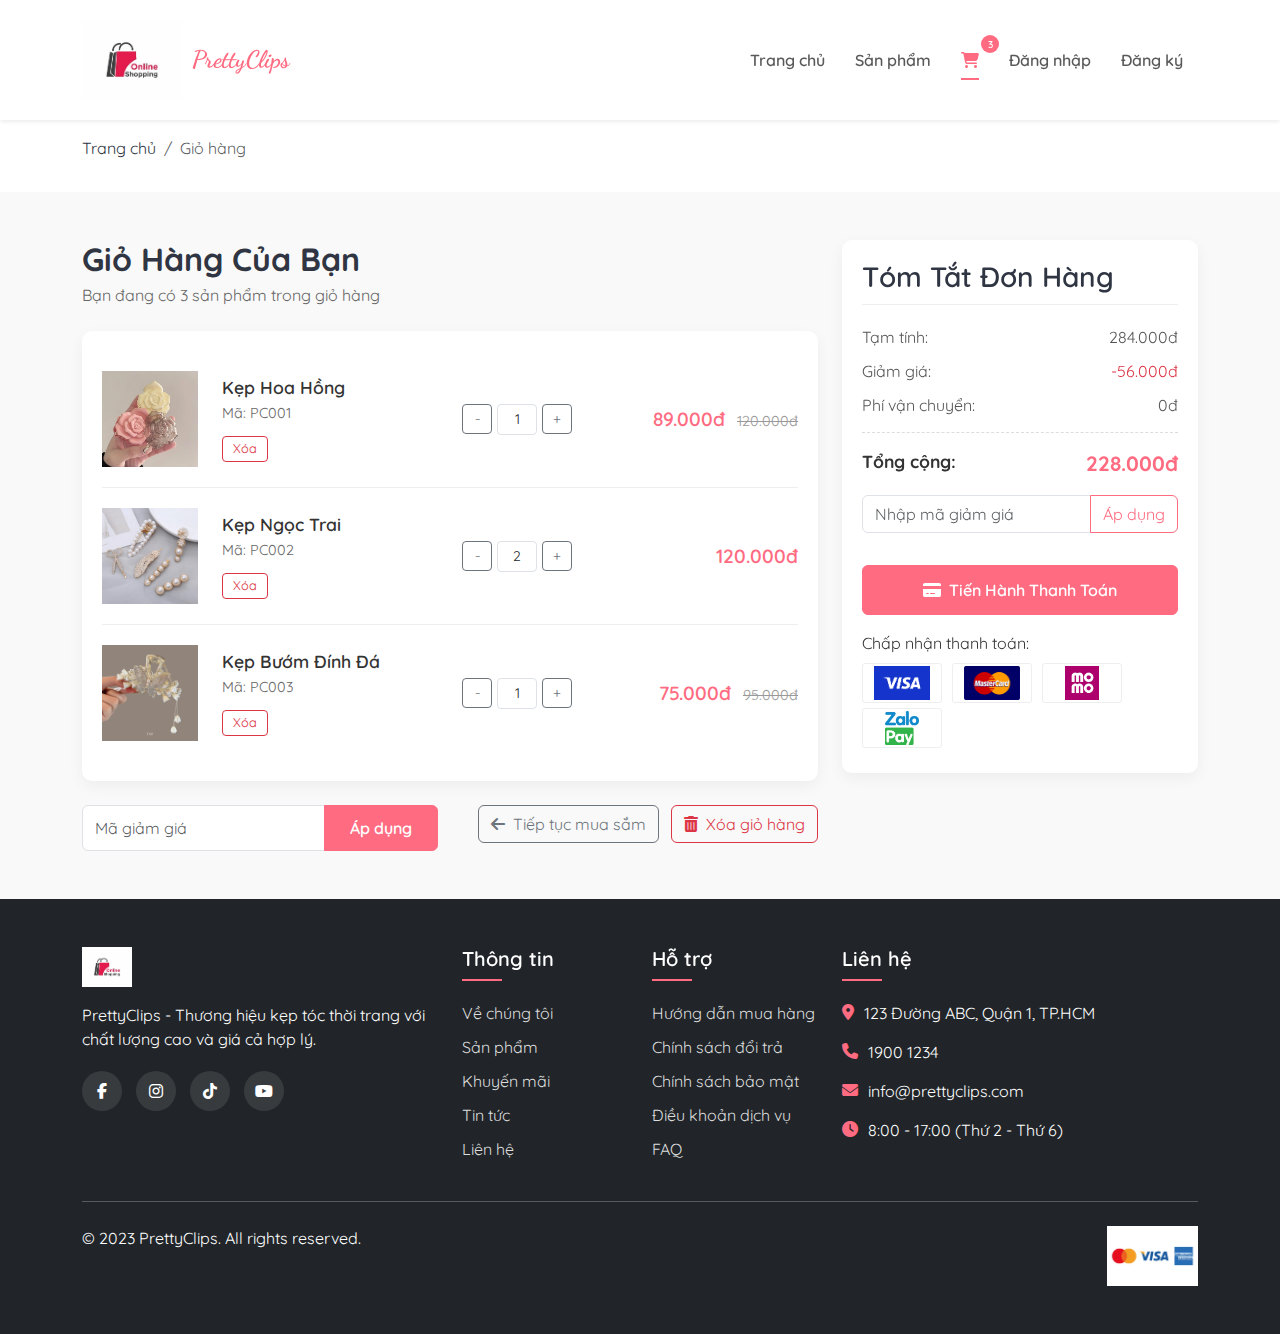
<file: WebShopFE/cart.html>
<!DOCTYPE html>
<html lang="vi">
<head>
    <meta charset="UTF-8">
    <meta name="viewport" content="width=device-width, initial-scale=1.0">
    <title>PrettyClips - Giỏ Hàng</title>
    
    <!-- Bootstrap CSS -->
    <link href="https://cdn.jsdelivr.net/npm/bootstrap@5.3.0/dist/css/bootstrap.min.css" rel="stylesheet">
    
    <!-- Font Awesome -->
    <link rel="stylesheet" href="https://cdnjs.cloudflare.com/ajax/libs/font-awesome/6.4.0/css/all.min.css">
    
    <!-- Custom CSS -->
    <link rel="stylesheet" href="css/style.css">
    <link rel="stylesheet" href="css/cart.css">
    
    <!-- Google Fonts -->
    <link href="https://fonts.googleapis.com/css2?family=Quicksand:wght@400;500;600;700&family=Dancing+Script:wght@700&display=swap" rel="stylesheet">
</head>
<body>
    <!-- Header (Giống các trang khác) -->
    <header class="sticky-top">
        <nav class="navbar navbar-expand-lg navbar-light bg-white shadow-sm">
            <div class="container">
                <a class="navbar-brand" href="index.html">
                    <img src="images/logo.jpg" alt="PrettyClips Logo" height="80">
                    <span class="brand-name">PrettyClips</span>
                </a>
                
                <button class="navbar-toggler" type="button" data-bs-toggle="collapse" data-bs-target="#navbarNav">
                    <span class="navbar-toggler-icon"></span>
                </button>
                
                <div class="collapse navbar-collapse" id="navbarNav">
                    <ul class="navbar-nav ms-auto">
                        <li class="nav-item">
                            <a class="nav-link" href="index.html">Trang chủ</a>
                        </li>
                        <li class="nav-item">
                            <a class="nav-link" href="products.html">Sản phẩm</a>
                        </li>
                        <li class="nav-item">
                            <a class="nav-link active" href="cart.html">
                                <i class="fas fa-shopping-cart"></i>
                                <span class="cart-count">3</span>
                            </a>
                        </li>
                        <li class="nav-item">
                            <a class="nav-link" href="login.html">Đăng nhập</a>
                        </li>
                        <li class="nav-item">
                            <a class="nav-link" href="register.html">Đăng ký</a>
                        </li>
                    </ul>
                </div>
            </div>
        </nav>
    </header>

    <!-- Breadcrumb -->
    <section class="breadcrumb-section py-3">
        <div class="container">
            <nav aria-label="breadcrumb">
                <ol class="breadcrumb">
                    <li class="breadcrumb-item"><a href="index.html">Trang chủ</a></li>
                    <li class="breadcrumb-item active" aria-current="page">Giỏ hàng</li>
                </ol>
            </nav>
        </div>
    </section>

    <!-- Cart Section -->
    <section class="cart-section py-5">
        <div class="container">
            <div class="row">
                <div class="col-lg-8">
                    <div class="cart-header mb-4">
                        <h2 class="cart-title">Giỏ Hàng Của Bạn</h2>
                        <p class="cart-subtitle">Bạn đang có <span class="cart-item-count">3</span> sản phẩm trong giỏ hàng</p>
                    </div>
                    
                    <!-- Cart Items -->
                    <div class="cart-items">
                        <!-- Cart Item 1 -->
                        <div class="cart-item">
                            <div class="row align-items-center">
                                <div class="col-md-2">
                                    <img src="images/products/product1.jpg" alt="Kẹp Hoa Hồng" class="img-fluid">
                                </div>
                                <div class="col-md-4">
                                    <h4 class="product-title">Kẹp Hoa Hồng</h4>
                                    <p class="product-sku">Mã: PC001</p>
                                    <button class="btn btn-sm btn-outline-danger remove-item">Xóa</button>
                                </div>
                                <div class="col-md-3">
                                    <div class="quantity-selector d-flex align-items-center">
                                        <button class="btn btn-sm btn-outline-secondary decrease-qty">-</button>
                                        <input type="text" class="form-control form-control-sm text-center qty-input" value="1">
                                        <button class="btn btn-sm btn-outline-secondary increase-qty">+</button>
                                    </div>
                                </div>
                                <div class="col-md-3 text-end">
                                    <span class="current-price">89.000đ</span>
                                    <span class="original-price">120.000đ</span>
                                </div>
                            </div>
                        </div>
                        
                        <!-- Cart Item 2 -->
                        <div class="cart-item">
                            <div class="row align-items-center">
                                <div class="col-md-2">
                                    <img src="images/products/product2.jpg" alt="Kẹp Ngọc Trai" class="img-fluid">
                                </div>
                                <div class="col-md-4">
                                    <h4 class="product-title">Kẹp Ngọc Trai</h4>
                                    <p class="product-sku">Mã: PC002</p>
                                    <button class="btn btn-sm btn-outline-danger remove-item">Xóa</button>
                                </div>
                                <div class="col-md-3">
                                    <div class="quantity-selector d-flex align-items-center">
                                        <button class="btn btn-sm btn-outline-secondary decrease-qty">-</button>
                                        <input type="text" class="form-control form-control-sm text-center qty-input" value="2">
                                        <button class="btn btn-sm btn-outline-secondary increase-qty">+</button>
                                    </div>
                                </div>
                                <div class="col-md-3 text-end">
                                    <span class="current-price">120.000đ</span>
                                </div>
                            </div>
                        </div>
                        
                        <!-- Cart Item 3 -->
                        <div class="cart-item">
                            <div class="row align-items-center">
                                <div class="col-md-2">
                                    <img src="images/products/product3.jpg" alt="Kẹp Bướm Đính Đá" class="img-fluid">
                                </div>
                                <div class="col-md-4">
                                    <h4 class="product-title">Kẹp Bướm Đính Đá</h4>
                                    <p class="product-sku">Mã: PC003</p>
                                    <button class="btn btn-sm btn-outline-danger remove-item">Xóa</button>
                                </div>
                                <div class="col-md-3">
                                    <div class="quantity-selector d-flex align-items-center">
                                        <button class="btn btn-sm btn-outline-secondary decrease-qty">-</button>
                                        <input type="text" class="form-control form-control-sm text-center qty-input" value="1">
                                        <button class="btn btn-sm btn-outline-secondary increase-qty">+</button>
                                    </div>
                                </div>
                                <div class="col-md-3 text-end">
                                    <span class="current-price">75.000đ</span>
                                    <span class="original-price">95.000đ</span>
                                </div>
                            </div>
                        </div>
                    </div>
                    
                    <!-- Cart Actions -->
                    <div class="cart-actions mt-4">
                        <div class="row">
                            <div class="col-md-6">
                                <div class="input-group">
                                    <input type="text" class="form-control" placeholder="Mã giảm giá">
                                    <button class="btn btn-primary">Áp dụng</button>
                                </div>
                            </div>
                            <div class="col-md-6 text-md-end">
                                <button class="btn btn-outline-secondary">
                                    <i class="fas fa-arrow-left me-2"></i>Tiếp tục mua sắm
                                </button>
                                <button class="btn btn-outline-danger ms-2">
                                    <i class="fas fa-trash-alt me-2"></i>Xóa giỏ hàng
                                </button>
                            </div>
                        </div>
                    </div>
                </div>
                
                <!-- Order Summary -->
                <div class="col-lg-4 mt-5 mt-lg-0">
                    <div class="order-summary">
                        <h3 class="summary-title">Tóm Tắt Đơn Hàng</h3>
                        
                        <div class="summary-item">
                            <span>Tạm tính:</span>
                            <span>284.000đ</span>
                        </div>
                        
                        <div class="summary-item">
                            <span>Giảm giá:</span>
                            <span class="text-danger">-56.000đ</span>
                        </div>
                        
                        <div class="summary-item">
                            <span>Phí vận chuyển:</span>
                            <span>0đ</span>
                        </div>
                        
                        <div class="summary-divider"></div>
                        
                        <div class="summary-total">
                            <span>Tổng cộng:</span>
                            <span class="total-price">228.000đ</span>
                        </div>
                        
                        <div class="coupon-form mt-3">
                            <div class="input-group mb-3">
                                <input type="text" class="form-control" placeholder="Nhập mã giảm giá">
                                <button class="btn btn-outline-primary">Áp dụng</button>
                            </div>
                        </div>
                        
                        <button class="btn btn-primary w-100 mt-3 btn-checkout">
                            <i class="fas fa-credit-card me-2"></i>Tiến Hành Thanh Toán
                        </button>
                        
                        <div class="payment-methods mt-3">
                            <p class="mb-2">Chấp nhận thanh toán:</p>
                            <div class="d-flex flex-wrap">
                                <img src="images/payments/visa.png" alt="Visa" class="payment-icon">
                                <img src="images/payments/mastercard.png" alt="Mastercard" class="payment-icon">
                                <img src="images/payments/momo.png" alt="Momo" class="payment-icon">
                                <img src="images/payments/zalopay.png" alt="ZaloPay" class="payment-icon">
                            </div>
                        </div>
                    </div>
                </div>
            </div>
        </div>
    </section>
    <!-- Footer -->
    <footer class="footer-section py-5 bg-dark text-white">
        <div class="container">
            <div class="row">
                <div class="col-lg-4 mb-4 mb-lg-0">
                    <img src="images/logo.jpg" alt="PrettyClips Logo" height="40">
                    <p class="mt-3">PrettyClips - Thương hiệu kẹp tóc thời trang với chất lượng cao và giá cả hợp lý.
                    </p>
                    <div class="social-icons">
                        <a href="#"><i class="fab fa-facebook-f"></i></a>
                        <a href="#"><i class="fab fa-instagram"></i></a>
                        <a href="#"><i class="fab fa-tiktok"></i></a>
                        <a href="#"><i class="fab fa-youtube"></i></a>
                    </div>
                </div>

                <div class="col-lg-2 col-md-4 mb-4 mb-md-0">
                    <h5 class="footer-heading">Thông tin</h5>
                    <ul class="footer-links">
                        <li><a href="#">Về chúng tôi</a></li>
                        <li><a href="#">Sản phẩm</a></li>
                        <li><a href="#">Khuyến mãi</a></li>
                        <li><a href="#">Tin tức</a></li>
                        <li><a href="#">Liên hệ</a></li>
                    </ul>
                </div>

                <div class="col-lg-2 col-md-4 mb-4 mb-md-0">
                    <h5 class="footer-heading">Hỗ trợ</h5>
                    <ul class="footer-links">
                        <li><a href="#">Hướng dẫn mua hàng</a></li>
                        <li><a href="#">Chính sách đổi trả</a></li>
                        <li><a href="#">Chính sách bảo mật</a></li>
                        <li><a href="#">Điều khoản dịch vụ</a></li>
                        <li><a href="#">FAQ</a></li>
                    </ul>
                </div>

                <div class="col-lg-4 col-md-4">
                    <h5 class="footer-heading">Liên hệ</h5>
                    <ul class="footer-contact">
                        <li><i class="fas fa-map-marker-alt"></i> 123 Đường ABC, Quận 1, TP.HCM</li>
                        <li><i class="fas fa-phone"></i> 1900 1234</li>
                        <li><i class="fas fa-envelope"></i> info@prettyclips.com</li>
                        <li><i class="fas fa-clock"></i> 8:00 - 17:00 (Thứ 2 - Thứ 6)</li>
                    </ul>
                </div>
            </div>

            <hr class="my-4 bg-secondary">

            <div class="row">
                <div class="col-md-6 text-center text-md-start">
                    <p class="mb-0">&copy; 2023 PrettyClips. All rights reserved.</p>
                </div>
                <div class="col-md-6 text-center text-md-end">
                    <img src="images/icons/payment-methods.png" alt="Payment Methods" height="60">
                </div>
            </div>
        </div>
    </footer>

    <!-- Bootstrap JS -->
    <script src="https://cdn.jsdelivr.net/npm/bootstrap@5.3.0/dist/js/bootstrap.bundle.min.js"></script>
    
    <!-- Custom JS -->
    <script src="js/cart.js"></script>
</body>
</html>
</file>
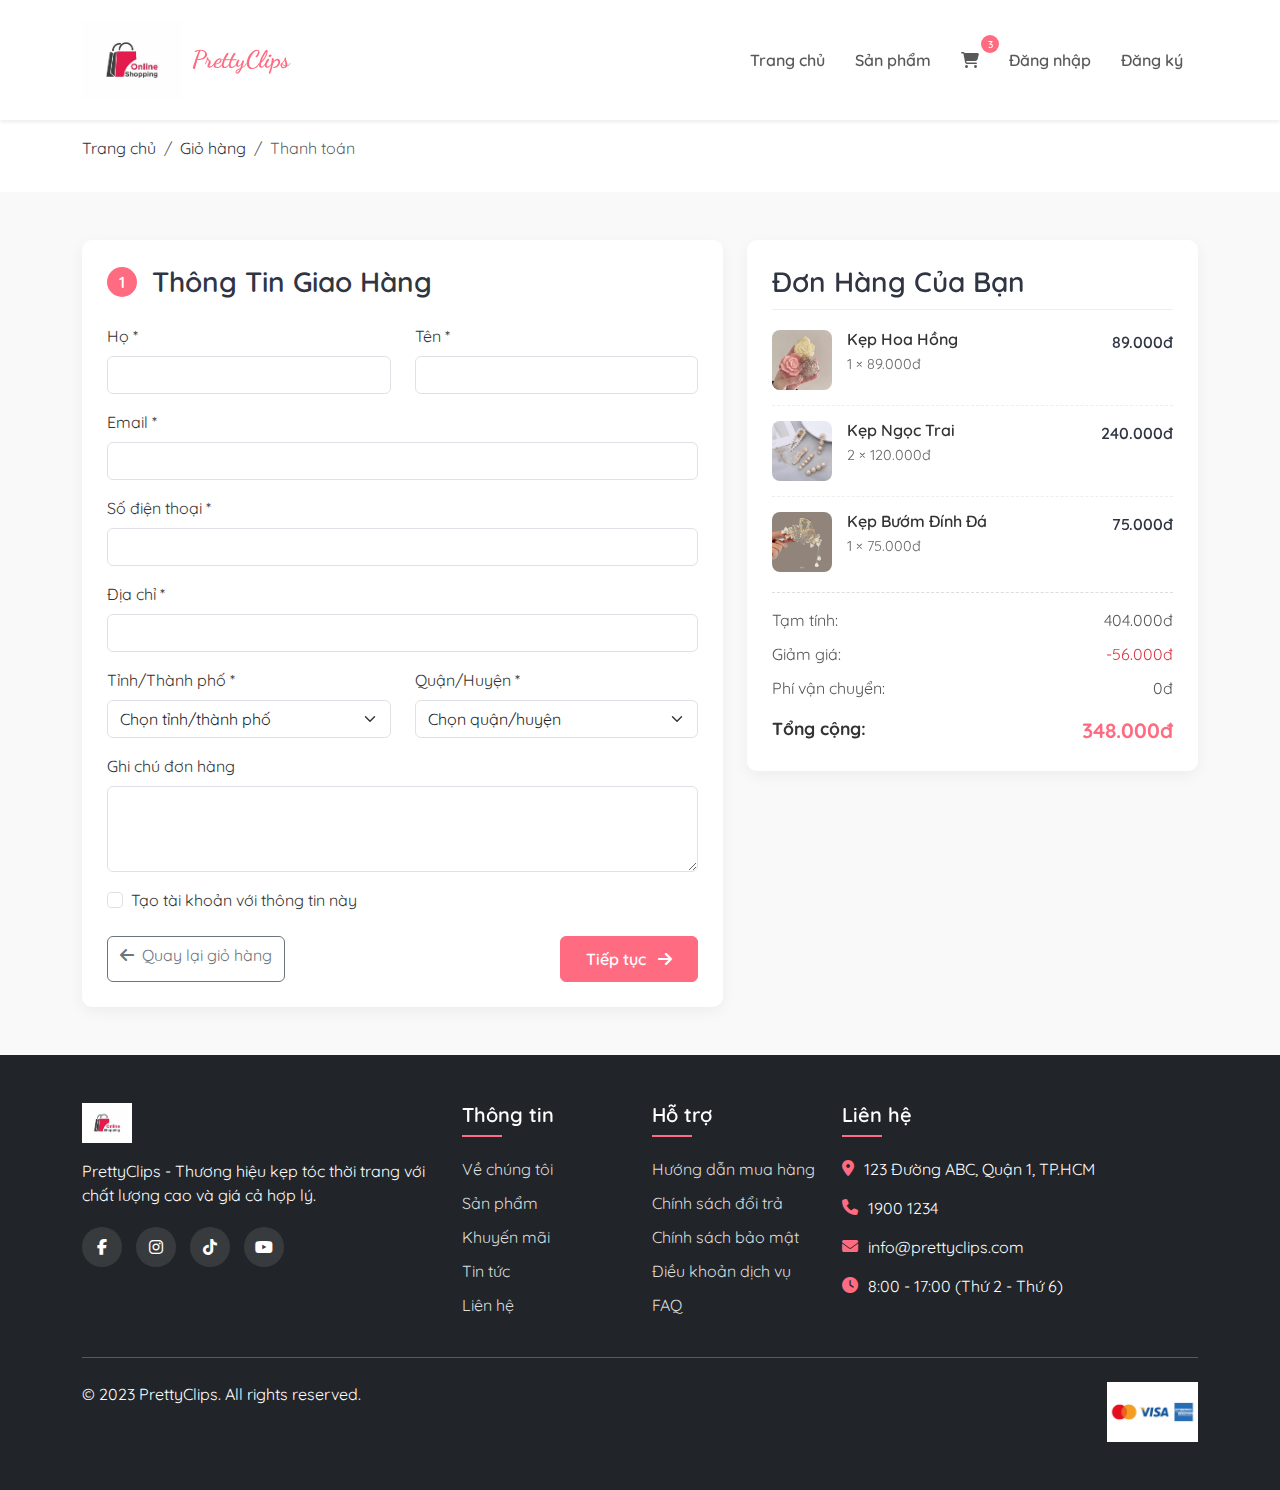
<file: WebShopFE/checkout.html>
<!DOCTYPE html>
<html lang="vi">
<head>
    <meta charset="UTF-8">
    <meta name="viewport" content="width=device-width, initial-scale=1.0">
    <title>PrettyClips - Thanh Toán</title>
    
    <!-- Bootstrap CSS -->
    <link href="https://cdn.jsdelivr.net/npm/bootstrap@5.3.0/dist/css/bootstrap.min.css" rel="stylesheet">
    
    <!-- Font Awesome -->
    <link rel="stylesheet" href="https://cdnjs.cloudflare.com/ajax/libs/font-awesome/6.4.0/css/all.min.css">
    
    <!-- Custom CSS -->
    <link rel="stylesheet" href="css/style.css">
    <link rel="stylesheet" href="css/checkout.css">
    
    <!-- Google Fonts -->
    <link href="https://fonts.googleapis.com/css2?family=Quicksand:wght@400;500;600;700&family=Dancing+Script:wght@700&display=swap" rel="stylesheet">
</head>
<body>
    <header class="sticky-top">
        <nav class="navbar navbar-expand-lg navbar-light bg-white shadow-sm">
            <div class="container">
                <a class="navbar-brand" href="index.html">
                    <img src="images/logo.jpg" alt="PrettyClips Logo" height="80">
                    <span class="brand-name">PrettyClips</span>
                </a>
                
                <button class="navbar-toggler" type="button" data-bs-toggle="collapse" data-bs-target="#navbarNav">
                    <span class="navbar-toggler-icon"></span>
                </button>
                
                <div class="collapse navbar-collapse" id="navbarNav">
                    <ul class="navbar-nav ms-auto">
                        <li class="nav-item">
                            <a class="nav-link" href="index.html">Trang chủ</a>
                        </li>
                        <li class="nav-item">
                            <a class="nav-link" href="products.html">Sản phẩm</a>
                        </li>
                        <li class="nav-item">
                            <a class="nav-link" href="cart.html">
                                <i class="fas fa-shopping-cart"></i>
                                <span class="cart-count">3</span>
                            </a>
                        </li>
                        <li class="nav-item">
                            <a class="nav-link" href="login.html">Đăng nhập</a>
                        </li>
                        <li class="nav-item">
                            <a class="nav-link" href="register.html">Đăng ký</a>
                        </li>
                    </ul>
                </div>
            </div>
        </nav>
    </header>

    <!-- Breadcrumb -->
    <section class="breadcrumb-section py-3">
        <div class="container">
            <nav aria-label="breadcrumb">
                <ol class="breadcrumb">
                    <li class="breadcrumb-item"><a href="index.html">Trang chủ</a></li>
                    <li class="breadcrumb-item"><a href="cart.html">Giỏ hàng</a></li>
                    <li class="breadcrumb-item active" aria-current="page">Thanh toán</li>
                </ol>
            </nav>
        </div>
    </section>

    <!-- Checkout Section -->
    <section class="checkout-section py-5">
        <div class="container">
            <div class="row">
                <!-- Checkout Form -->
                <div class="col-lg-7 mb-5 mb-lg-0">
                    <div class="checkout-steps">
                        <!-- Step 1: Thông tin giao hàng -->
                        <div class="checkout-step active" id="step-1">
                            <div class="step-header">
                                <span class="step-number">1</span>
                                <h3 class="step-title">Thông Tin Giao Hàng</h3>
                            </div>
                            
                            <div class="step-content">
                                <form id="shipping-form">
                                    <div class="row">
                                        <div class="col-md-6 mb-3">
                                            <label for="first-name" class="form-label">Họ *</label>
                                            <input type="text" class="form-control" id="first-name" required>
                                        </div>
                                        <div class="col-md-6 mb-3">
                                            <label for="last-name" class="form-label">Tên *</label>
                                            <input type="text" class="form-control" id="last-name" required>
                                        </div>
                                    </div>
                                    
                                    <div class="mb-3">
                                        <label for="email" class="form-label">Email *</label>
                                        <input type="email" class="form-control" id="email" required>
                                    </div>
                                    
                                    <div class="mb-3">
                                        <label for="phone" class="form-label">Số điện thoại *</label>
                                        <input type="tel" class="form-control" id="phone" required>
                                    </div>
                                    
                                    <div class="mb-3">
                                        <label for="address" class="form-label">Địa chỉ *</label>
                                        <input type="text" class="form-control" id="address" required>
                                    </div>
                                    
                                    <div class="row">
                                        <div class="col-md-6 mb-3">
                                            <label for="city" class="form-label">Tỉnh/Thành phố *</label>
                                            <select class="form-select" id="city" required>
                                                <option value="">Chọn tỉnh/thành phố</option>
                                                <option value="hanoi">Hà Nội</option>
                                                <option value="hcm">TP. Hồ Chí Minh</option>
                                                <option value="danang">Đà Nẵng</option>
                                            </select>
                                        </div>
                                        <div class="col-md-6 mb-3">
                                            <label for="district" class="form-label">Quận/Huyện *</label>
                                            <select class="form-select" id="district" required>
                                                <option value="">Chọn quận/huyện</option>
                                            </select>
                                        </div>
                                    </div>
                                    
                                    <div class="mb-3">
                                        <label for="note" class="form-label">Ghi chú đơn hàng</label>
                                        <textarea class="form-control" id="note" rows="3"></textarea>
                                    </div>
                                    
                                    <div class="form-check mb-4">
                                        <input class="form-check-input" type="checkbox" id="create-account">
                                        <label class="form-check-label" for="create-account">
                                            Tạo tài khoản với thông tin này
                                        </label>
                                    </div>
                                    
                                    <div class="d-flex justify-content-between">
                                        <a href="cart.html" class="btn btn-outline-secondary">
                                            <i class="fas fa-arrow-left me-2"></i>Quay lại giỏ hàng
                                        </a>
                                        <button type="button" class="btn btn-primary next-step" data-next="step-2">
                                            Tiếp tục <i class="fas fa-arrow-right ms-2"></i>
                                        </button>
                                    </div>
                                </form>
                            </div>
                        </div>
                        
                        <!-- Step 2: Phương thức thanh toán (Hidden by default) -->
                        <div class="checkout-step d-none" id="step-2">
                            <div class="step-header">
                                <span class="step-number">2</span>
                                <h3 class="step-title">Phương Thức Thanh Toán</h3>
                            </div>
                            
                            <div class="step-content">
                                <div class="payment-methods">
                                    <div class="payment-method">
                                        <input type="radio" name="payment-method" id="cod" class="payment-input" checked>
                                        <label for="cod" class="payment-label">
                                            <div class="payment-icon">
                                                <i class="fas fa-money-bill-wave"></i>
                                            </div>
                                            <div class="payment-info">
                                                <h5>Thanh toán khi nhận hàng (COD)</h5>
                                                <p>Thanh toán bằng tiền mặt khi nhận hàng</p>
                                            </div>
                                        </label>
                                    </div>
                                    
                                    <div class="payment-method">
                                        <input type="radio" name="payment-method" id="bank-transfer" class="payment-input">
                                        <label for="bank-transfer" class="payment-label">
                                            <div class="payment-icon">
                                                <i class="fas fa-university"></i>
                                            </div>
                                            <div class="payment-info">
                                                <h5>Chuyển khoản ngân hàng</h5>
                                                <p>Chuyển khoản qua tài khoản ngân hàng</p>
                                            </div>
                                        </label>
                                    </div>
                                    
                                    <div class="payment-method">
                                        <input type="radio" name="payment-method" id="momo" class="payment-input">
                                        <label for="momo" class="payment-label">
                                            <div class="payment-icon">
                                                <img src="images/payments/momo.png" alt="Momo">
                                            </div>
                                            <div class="payment-info">
                                                <h5>Ví điện tử Momo</h5>
                                                <p>Thanh toán qua ứng dụng Momo</p>
                                            </div>
                                        </label>
                                    </div>
                                    
                                    <div class="payment-method">
                                        <input type="radio" name="payment-method" id="credit-card" class="payment-input">
                                        <label for="credit-card" class="payment-label">
                                            <div class="payment-icon">
                                                <i class="far fa-credit-card"></i>
                                            </div>
                                            <div class="payment-info">
                                                <h5>Thẻ tín dụng/Ghi nợ</h5>
                                                <p>Thanh toán bằng thẻ Visa, Mastercard</p>
                                            </div>
                                        </label>
                                    </div>
                                </div>
                                
                                <!-- Credit Card Form (Hidden by default) -->
                                <div class="credit-card-form mt-4 d-none">
                                    <div class="row">
                                        <div class="col-md-12 mb-3">
                                            <label for="card-number" class="form-label">Số thẻ *</label>
                                            <input type="text" class="form-control" id="card-number" placeholder="1234 5678 9012 3456">
                                        </div>
                                        <div class="col-md-6 mb-3">
                                            <label for="card-name" class="form-label">Tên chủ thẻ *</label>
                                            <input type="text" class="form-control" id="card-name" placeholder="NGUYEN VAN A">
                                        </div>
                                        <div class="col-md-3 mb-3">
                                            <label for="card-expiry" class="form-label">Hết hạn *</label>
                                            <input type="text" class="form-control" id="card-expiry" placeholder="MM/YY">
                                        </div>
                                        <div class="col-md-3 mb-3">
                                            <label for="card-cvv" class="form-label">CVV *</label>
                                            <input type="text" class="form-control" id="card-cvv" placeholder="123">
                                        </div>
                                    </div>
                                </div>
                                
                                <div class="d-flex justify-content-between mt-4">
                                    <button type="button" class="btn btn-outline-secondary prev-step" data-prev="step-1">
                                        <i class="fas fa-arrow-left me-2"></i>Quay lại
                                    </button>
                                    <button type="button" class="btn btn-primary next-step" data-next="step-3">
                                        Tiếp tục <i class="fas fa-arrow-right ms-2"></i>
                                    </button>
                                </div>
                            </div>
                        </div>
                        
                        <!-- Step 3: Xác nhận đơn hàng (Hidden by default) -->
                        <div class="checkout-step d-none" id="step-3">
                            <div class="step-header">
                                <span class="step-number">3</span>
                                <h3 class="step-title">Xác Nhận Đơn Hàng</h3>
                            </div>
                            
                            <div class="step-content">
                                <div class="order-summary">
                                    <div class="summary-item">
                                        <span>Phương thức thanh toán:</span>
                                        <span id="payment-method-summary">Thanh toán khi nhận hàng (COD)</span>
                                    </div>
                                    
                                    <div class="summary-item">
                                        <span>Địa chỉ giao hàng:</span>
                                        <span id="address-summary">123 Đường ABC, Quận 1, TP.HCM</span>
                                    </div>
                                    
                                    <div class="summary-item">
                                        <span>Thông tin liên hệ:</span>
                                        <span id="contact-summary">Nguyễn Văn A - 0909123456</span>
                                    </div>
                                    
                                    <div class="summary-divider"></div>
                                    
                                    <div class="order-products">
                                        <h5>Sản phẩm đặt mua:</h5>
                                        <div class="product-item">
                                            <div class="product-info">
                                                <span class="product-name">Kẹp Hoa Hồng × 1</span>
                                                <span class="product-price">89.000đ</span>
                                            </div>
                                        </div>
                                        <div class="product-item">
                                            <div class="product-info">
                                                <span class="product-name">Kẹp Ngọc Trai × 2</span>
                                                <span class="product-price">240.000đ</span>
                                            </div>
                                        </div>
                                        <div class="product-item">
                                            <div class="product-info">
                                                <span class="product-name">Kẹp Bướm Đính Đá × 1</span>
                                                <span class="product-price">75.000đ</span>
                                            </div>
                                        </div>
                                    </div>
                                    
                                    <div class="summary-divider"></div>
                                    
                                    <div class="summary-item">
                                        <span>Tạm tính:</span>
                                        <span>404.000đ</span>
                                    </div>
                                    
                                    <div class="summary-item">
                                        <span>Giảm giá:</span>
                                        <span class="text-danger">-56.000đ</span>
                                    </div>
                                    
                                    <div class="summary-item">
                                        <span>Phí vận chuyển:</span>
                                        <span>0đ</span>
                                    </div>
                                    
                                    <div class="summary-total">
                                        <span>Tổng cộng:</span>
                                        <span class="total-price">348.000đ</span>
                                    </div>
                                </div>
                                
                                <div class="form-check mt-4 mb-4">
                                    <input class="form-check-input" type="checkbox" id="agree-terms" required>
                                    <label class="form-check-label" for="agree-terms">
                                        Tôi đồng ý với <a href="#">Điều khoản dịch vụ</a> và <a href="#">Chính sách bảo mật</a>
                                    </label>
                                </div>
                                
                                <div class="d-flex justify-content-between">
                                    <button type="button" class="btn btn-outline-secondary prev-step" data-prev="step-2">
                                        <i class="fas fa-arrow-left me-2"></i>Quay lại
                                    </button>
                                    <button type="button" class="btn btn-success confirm-order">
                                        <i class="fas fa-check-circle me-2"></i>Xác Nhận Đơn Hàng
                                    </button>
                                </div>
                            </div>
                        </div>
                        
                        <!-- Step 4: Hoàn tất (Hidden by default) -->
                        <div class="checkout-step d-none" id="step-4">
                            <div class="step-header">
                                <span class="step-number"><i class="fas fa-check"></i></span>
                                <h3 class="step-title">Đặt Hàng Thành Công!</h3>
                            </div>
                            
                            <div class="step-content text-center">
                                <div class="success-icon mb-4">
                                    <i class="fas fa-check-circle"></i>
                                </div>
                                
                                <h4 class="mb-3">Cảm ơn bạn đã đặt hàng!</h4>
                                <p class="mb-4">Mã đơn hàng của bạn: <strong>#PRETTY20230001</strong></p>
                                
                                <div class="order-details mb-4">
                                    <p>Chúng tôi đã gửi email xác nhận đến <strong>customer@example.com</strong></p>
                                    <p>Dự kiến giao hàng: <strong>2-3 ngày làm việc</strong></p>
                                </div>
                                
                                <div class="d-flex justify-content-center">
                                    <a href="index.html" class="btn btn-primary me-3">
                                        <i class="fas fa-home me-2"></i>Về trang chủ
                                    </a>
                                    <a href="products.html" class="btn btn-outline-primary">
                                        <i class="fas fa-shopping-bag me-2"></i>Tiếp tục mua sắm
                                    </a>
                                </div>
                            </div>
                        </div>
                    </div>
                </div>
                
                <!-- Order Summary Sidebar -->
                <div class="col-lg-5">
                    <div class="order-summary-sidebar">
                        <h3 class="summary-title">Đơn Hàng Của Bạn</h3>
                        
                        <div class="order-products">
                            <div class="product-item">
                                <div class="product-image">
                                    <img src="images/products/product1.jpg" alt="Kẹp Hoa Hồng">
                                </div>
                                <div class="product-info">
                                    <h5 class="product-name">Kẹp Hoa Hồng</h5>
                                    <p class="product-quantity">1 × 89.000đ</p>
                                </div>
                                <div class="product-price">89.000đ</div>
                            </div>
                            
                            <div class="product-item">
                                <div class="product-image">
                                    <img src="images/products/product2.jpg" alt="Kẹp Ngọc Trai">
                                </div>
                                <div class="product-info">
                                    <h5 class="product-name">Kẹp Ngọc Trai</h5>
                                    <p class="product-quantity">2 × 120.000đ</p>
                                </div>
                                <div class="product-price">240.000đ</div>
                            </div>
                            
                            <div class="product-item">
                                <div class="product-image">
                                    <img src="images/products/product3.jpg" alt="Kẹp Bướm Đính Đá">
                                </div>
                                <div class="product-info">
                                    <h5 class="product-name">Kẹp Bướm Đính Đá</h5>
                                    <p class="product-quantity">1 × 75.000đ</p>
                                </div>
                                <div class="product-price">75.000đ</div>
                            </div>
                        </div>
                        
                        <div class="summary-divider"></div>
                        
                        <div class="summary-item">
                            <span>Tạm tính:</span>
                            <span>404.000đ</span>
                        </div>
                        
                        <div class="summary-item">
                            <span>Giảm giá:</span>
                            <span class="text-danger">-56.000đ</span>
                        </div>
                        
                        <div class="summary-item">
                            <span>Phí vận chuyển:</span>
                            <span>0đ</span>
                        </div>
                        
                        <div class="summary-total">
                            <span>Tổng cộng:</span>
                            <span class="total-price">348.000đ</span>
                        </div>
                    </div>
                </div>
            </div>
        </div>
    </section>

    <!-- Footer -->
    <footer class="footer-section py-5 bg-dark text-white">
        <div class="container">
            <div class="row">
                <div class="col-lg-4 mb-4 mb-lg-0">
                    <img src="images/logo.jpg" alt="PrettyClips Logo" height="40">
                    <p class="mt-3">PrettyClips - Thương hiệu kẹp tóc thời trang với chất lượng cao và giá cả hợp lý.
                    </p>
                    <div class="social-icons">
                        <a href="#"><i class="fab fa-facebook-f"></i></a>
                        <a href="#"><i class="fab fa-instagram"></i></a>
                        <a href="#"><i class="fab fa-tiktok"></i></a>
                        <a href="#"><i class="fab fa-youtube"></i></a>
                    </div>
                </div>

                <div class="col-lg-2 col-md-4 mb-4 mb-md-0">
                    <h5 class="footer-heading">Thông tin</h5>
                    <ul class="footer-links">
                        <li><a href="#">Về chúng tôi</a></li>
                        <li><a href="#">Sản phẩm</a></li>
                        <li><a href="#">Khuyến mãi</a></li>
                        <li><a href="#">Tin tức</a></li>
                        <li><a href="#">Liên hệ</a></li>
                    </ul>
                </div>

                <div class="col-lg-2 col-md-4 mb-4 mb-md-0">
                    <h5 class="footer-heading">Hỗ trợ</h5>
                    <ul class="footer-links">
                        <li><a href="#">Hướng dẫn mua hàng</a></li>
                        <li><a href="#">Chính sách đổi trả</a></li>
                        <li><a href="#">Chính sách bảo mật</a></li>
                        <li><a href="#">Điều khoản dịch vụ</a></li>
                        <li><a href="#">FAQ</a></li>
                    </ul>
                </div>

                <div class="col-lg-4 col-md-4">
                    <h5 class="footer-heading">Liên hệ</h5>
                    <ul class="footer-contact">
                        <li><i class="fas fa-map-marker-alt"></i> 123 Đường ABC, Quận 1, TP.HCM</li>
                        <li><i class="fas fa-phone"></i> 1900 1234</li>
                        <li><i class="fas fa-envelope"></i> info@prettyclips.com</li>
                        <li><i class="fas fa-clock"></i> 8:00 - 17:00 (Thứ 2 - Thứ 6)</li>
                    </ul>
                </div>
            </div>

            <hr class="my-4 bg-secondary">

            <div class="row">
                <div class="col-md-6 text-center text-md-start">
                    <p class="mb-0">&copy; 2023 PrettyClips. All rights reserved.</p>
                </div>
                <div class="col-md-6 text-center text-md-end">
                    <img src="images/icons/payment-methods.png" alt="Payment Methods" height="60">
                </div>
            </div>
        </div>
    </footer>

    <!-- Bootstrap JS -->
    <script src="https://cdn.jsdelivr.net/npm/bootstrap@5.3.0/dist/js/bootstrap.bundle.min.js"></script>
    
    <!-- Custom JS -->
    <script src="js/checkout.js"></script>
</body>
</html>
</file>
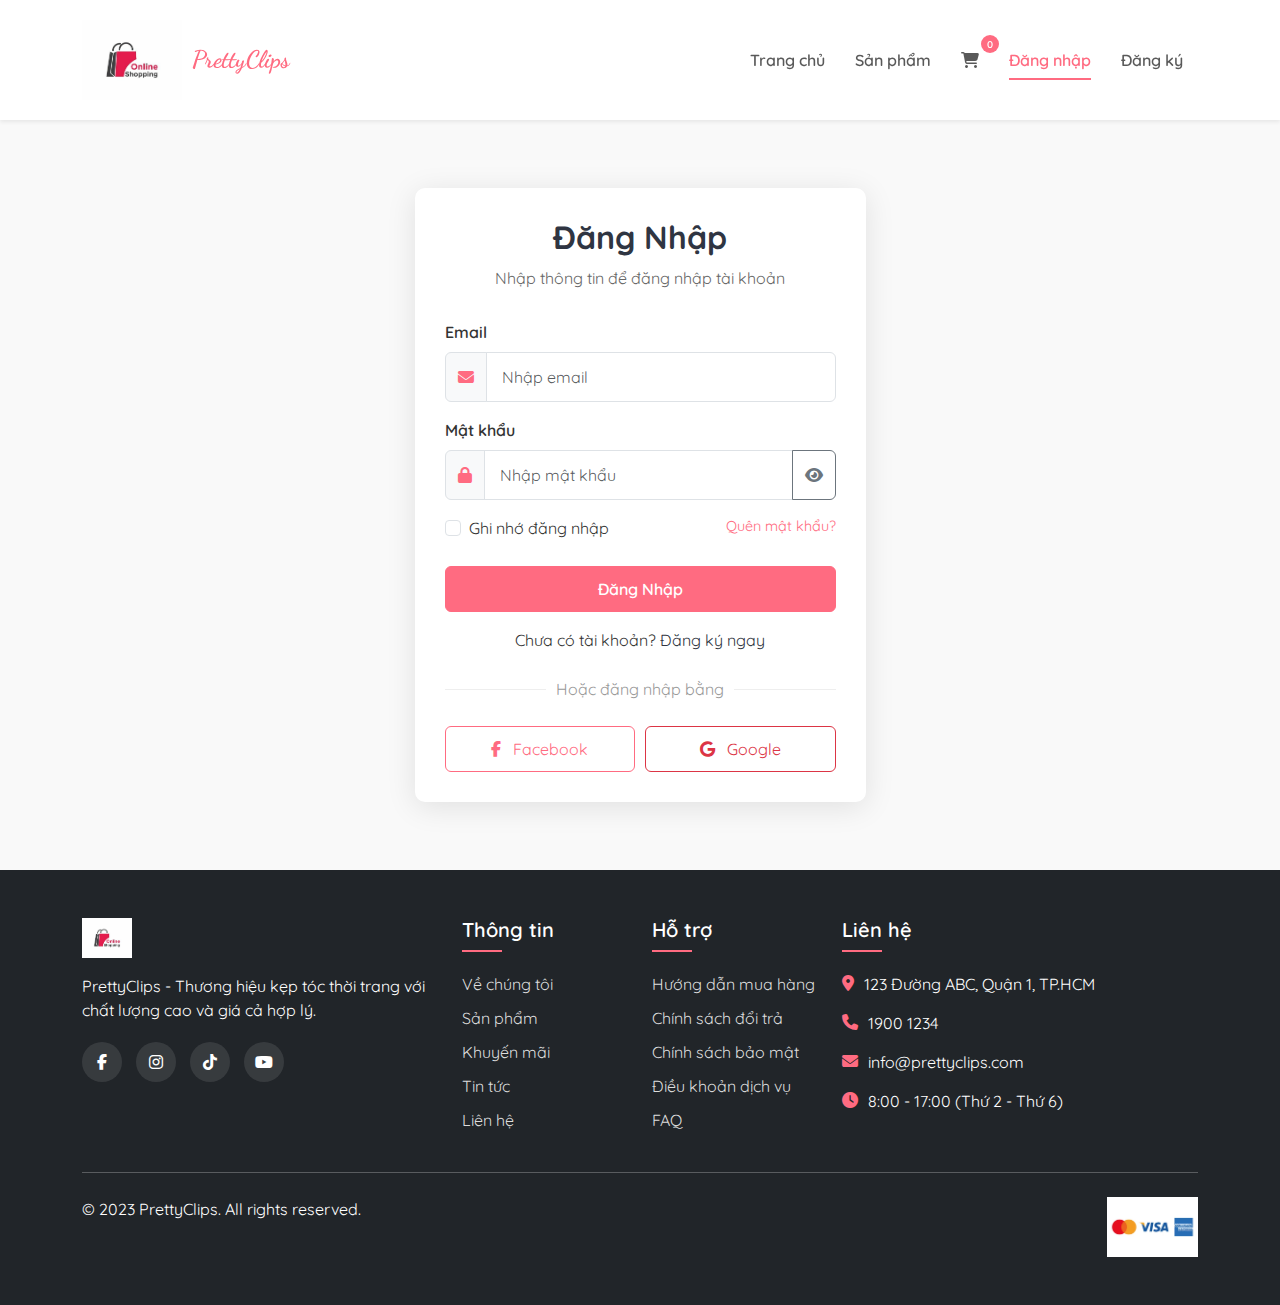
<file: WebShopFE/login.html>
<!DOCTYPE html>
<html lang="vi">
<head>
    <meta charset="UTF-8">
    <meta name="viewport" content="width=device-width, initial-scale=1.0">
    <title>PrettyClips - Đăng Nhập / Đăng Ký</title>
    
    <!-- Bootstrap CSS -->
    <link href="https://cdn.jsdelivr.net/npm/bootstrap@5.3.0/dist/css/bootstrap.min.css" rel="stylesheet">
    
    <!-- Font Awesome -->
    <link rel="stylesheet" href="https://cdnjs.cloudflare.com/ajax/libs/font-awesome/6.4.0/css/all.min.css">
    
    <!-- Custom CSS -->
    <link rel="stylesheet" href="css/style.css">
    <link rel="stylesheet" href="css/auth.css">
    
    <!-- Google Fonts -->
    <link href="https://fonts.googleapis.com/css2?family=Quicksand:wght@400;500;600;700&family=Dancing+Script:wght@700&display=swap" rel="stylesheet">
</head>
<body>
    <!-- Header-->
    <header class="sticky-top">
        <nav class="navbar navbar-expand-lg navbar-light bg-white shadow-sm">
            <div class="container">
                <a class="navbar-brand" href="index.html">
                    <img src="images/logo.jpg" alt="PrettyClips Logo" height="80">
                    <span class="brand-name">PrettyClips</span>
                </a>
                
                <button class="navbar-toggler" type="button" data-bs-toggle="collapse" data-bs-target="#navbarNav">
                    <span class="navbar-toggler-icon"></span>
                </button>
                
                <div class="collapse navbar-collapse" id="navbarNav">
                    <ul class="navbar-nav ms-auto">
                        <li class="nav-item">
                            <a class="nav-link" href="index.html">Trang chủ</a>
                        </li>
                        <li class="nav-item">
                            <a class="nav-link" href="products.html">Sản phẩm</a>
                        </li>
                        <li class="nav-item">
                            <a class="nav-link" href="cart.html">
                                <i class="fas fa-shopping-cart"></i>
                                <span class="cart-count">0</span>
                            </a>
                        </li>
                        <li class="nav-item">
                            <a class="nav-link active" href="login.html">Đăng nhập</a>
                        </li>
                        <li class="nav-item">
                            <a class="nav-link" href="register.html">Đăng ký</a>
                        </li>
                    </ul>
                </div>
            </div>
        </nav>
    </header>

    <!-- Auth Section -->
    <section class="auth-section py-5">
        <div class="container">
            <div class="row justify-content-center">
                <!-- Login Form -->
                <div class="col-lg-5 mb-5 mb-lg-0" id="login-form">
                    <div class="auth-card">
                        <h2 class="auth-title">Đăng Nhập</h2>
                        <p class="auth-subtitle">Nhập thông tin để đăng nhập tài khoản</p>
                        
                        <form class="auth-form">
                            <div class="form-group mb-3">
                                <label for="login-email" class="form-label">Email</label>
                                <div class="input-group">
                                    <span class="input-group-text">
                                        <i class="fas fa-envelope"></i>
                                    </span>
                                    <input type="email" class="form-control" id="login-email" placeholder="Nhập email" required>
                                </div>
                            </div>
                            
                            <div class="form-group mb-3">
                                <label for="login-password" class="form-label">Mật khẩu</label>
                                <div class="input-group">
                                    <span class="input-group-text">
                                        <i class="fas fa-lock"></i>
                                    </span>
                                    <input type="password" class="form-control" id="login-password" placeholder="Nhập mật khẩu" required>
                                    <button class="btn btn-outline-secondary toggle-password" type="button">
                                        <i class="fas fa-eye"></i>
                                    </button>
                                </div>
                            </div>
                            
                            <div class="d-flex justify-content-between mb-4">
                                <div class="form-check">
                                    <input class="form-check-input" type="checkbox" id="remember-me">
                                    <label class="form-check-label" for="remember-me">Ghi nhớ đăng nhập</label>
                                </div>
                                <a href="#" class="forgot-password">Quên mật khẩu?</a>
                            </div>
                            
                            <button type="submit" class="btn btn-primary w-100 mb-3">Đăng Nhập</button>
                            
                            <div class="text-center">
                                <p class="mb-0">Chưa có tài khoản? 
                                    <a href="#" class="switch-form" data-target="register-form">Đăng ký ngay</a>
                                </p>
                            </div>
                        </form>
                        
                        <div class="auth-divider">
                            <span>Hoặc đăng nhập bằng</span>
                        </div>
                        
                        <div class="social-login">
                            <button class="btn btn-outline-primary">
                                <i class="fab fa-facebook-f me-2"></i> Facebook
                            </button>
                            <button class="btn btn-outline-danger">
                                <i class="fab fa-google me-2"></i> Google
                            </button>
                        </div>
                    </div>
                </div>
                
                <!-- Register Form (Hidden by default) -->
                <div class="col-lg-5 d-none" id="register-form">
                    <div class="auth-card">
                        <h2 class="auth-title">Đăng Ký</h2>
                        <p class="auth-subtitle">Tạo tài khoản để mua sắm dễ dàng</p>
                        
                        <form class="auth-form">
                            <div class="row">
                                <div class="col-md-6 mb-3">
                                    <label for="register-firstname" class="form-label">Họ</label>
                                    <div class="input-group">
                                        <span class="input-group-text">
                                            <i class="fas fa-user"></i>
                                        </span>
                                        <input type="text" class="form-control" id="register-firstname" placeholder="Nhập họ" required>
                                    </div>
                                </div>
                                <div class="col-md-6 mb-3">
                                    <label for="register-lastname" class="form-label">Tên</label>
                                    <div class="input-group">
                                        <span class="input-group-text">
                                            <i class="fas fa-user"></i>
                                        </span>
                                        <input type="text" class="form-control" id="register-lastname" placeholder="Nhập tên" required>
                                    </div>
                                </div>
                            </div>
                            
                            <div class="form-group mb-3">
                                <label for="register-email" class="form-label">Email</label>
                                <div class="input-group">
                                    <span class="input-group-text">
                                        <i class="fas fa-envelope"></i>
                                    </span>
                                    <input type="email" class="form-control" id="register-email" placeholder="Nhập email" required>
                                </div>
                            </div>
                            
                            <div class="form-group mb-3">
                                <label for="register-phone" class="form-label">Số điện thoại</label>
                                <div class="input-group">
                                    <span class="input-group-text">
                                        <i class="fas fa-phone"></i>
                                    </span>
                                    <input type="tel" class="form-control" id="register-phone" placeholder="Nhập số điện thoại" required>
                                </div>
                            </div>
                            
                            <div class="form-group mb-3">
                                <label for="register-password" class="form-label">Mật khẩu</label>
                                <div class="input-group">
                                    <span class="input-group-text">
                                        <i class="fas fa-lock"></i>
                                    </span>
                                    <input type="password" class="form-control" id="register-password" placeholder="Nhập mật khẩu" required>
                                    <button class="btn btn-outline-secondary toggle-password" type="button">
                                        <i class="fas fa-eye"></i>
                                    </button>
                                </div>
                                <div class="password-strength mt-2">
                                    <div class="progress">
                                        <div class="progress-bar" role="progressbar" style="width: 0%"></div>
                                    </div>
                                    <small class="text-muted">Độ mạnh mật khẩu: <span class="strength-text">Yếu</span></small>
                                </div>
                            </div>
                            
                            <div class="form-group mb-3">
                                <label for="register-confirm-password" class="form-label">Xác nhận mật khẩu</label>
                                <div class="input-group">
                                    <span class="input-group-text">
                                        <i class="fas fa-lock"></i>
                                    </span>
                                    <input type="password" class="form-control" id="register-confirm-password" placeholder="Nhập lại mật khẩu" required>
                                </div>
                            </div>
                            
                            <div class="form-check mb-4">
                                <input class="form-check-input" type="checkbox" id="agree-terms" required>
                                <label class="form-check-label" for="agree-terms">
                                    Tôi đồng ý với <a href="#">Điều khoản dịch vụ</a> và <a href="#">Chính sách bảo mật</a>
                                </label>
                            </div>
                            
                            <button type="submit" class="btn btn-primary w-100 mb-3">Đăng Ký</button>
                            
                            <div class="text-center">
                                <p class="mb-0">Đã có tài khoản? 
                                    <a href="#" class="switch-form" data-target="login-form">Đăng nhập ngay</a>
                                </p>
                            </div>
                        </form>
                    </div>
                </div>
            </div>
        </div>
    </section>

    <!-- Footer-->
    <footer class="footer-section py-5 bg-dark text-white">
        <div class="container">
            <div class="row">
                <div class="col-lg-4 mb-4 mb-lg-0">
                    <img src="images/logo.jpg" alt="PrettyClips Logo" height="40">
                    <p class="mt-3">PrettyClips - Thương hiệu kẹp tóc thời trang với chất lượng cao và giá cả hợp lý.
                    </p>
                    <div class="social-icons">
                        <a href="#"><i class="fab fa-facebook-f"></i></a>
                        <a href="#"><i class="fab fa-instagram"></i></a>
                        <a href="#"><i class="fab fa-tiktok"></i></a>
                        <a href="#"><i class="fab fa-youtube"></i></a>
                    </div>
                </div>

                <div class="col-lg-2 col-md-4 mb-4 mb-md-0">
                    <h5 class="footer-heading">Thông tin</h5>
                    <ul class="footer-links">
                        <li><a href="#">Về chúng tôi</a></li>
                        <li><a href="#">Sản phẩm</a></li>
                        <li><a href="#">Khuyến mãi</a></li>
                        <li><a href="#">Tin tức</a></li>
                        <li><a href="#">Liên hệ</a></li>
                    </ul>
                </div>

                <div class="col-lg-2 col-md-4 mb-4 mb-md-0">
                    <h5 class="footer-heading">Hỗ trợ</h5>
                    <ul class="footer-links">
                        <li><a href="#">Hướng dẫn mua hàng</a></li>
                        <li><a href="#">Chính sách đổi trả</a></li>
                        <li><a href="#">Chính sách bảo mật</a></li>
                        <li><a href="#">Điều khoản dịch vụ</a></li>
                        <li><a href="#">FAQ</a></li>
                    </ul>
                </div>

                <div class="col-lg-4 col-md-4">
                    <h5 class="footer-heading">Liên hệ</h5>
                    <ul class="footer-contact">
                        <li><i class="fas fa-map-marker-alt"></i> 123 Đường ABC, Quận 1, TP.HCM</li>
                        <li><i class="fas fa-phone"></i> 1900 1234</li>
                        <li><i class="fas fa-envelope"></i> info@prettyclips.com</li>
                        <li><i class="fas fa-clock"></i> 8:00 - 17:00 (Thứ 2 - Thứ 6)</li>
                    </ul>
                </div>
            </div>

            <hr class="my-4 bg-secondary">

            <div class="row">
                <div class="col-md-6 text-center text-md-start">
                    <p class="mb-0">&copy; 2023 PrettyClips. All rights reserved.</p>
                </div>
                <div class="col-md-6 text-center text-md-end">
                    <img src="images/icons/payment-methods.png" alt="Payment Methods" height="60">
                </div>
            </div>
        </div>
    </footer>

    <!-- Bootstrap JS -->
    <script src="https://cdn.jsdelivr.net/npm/bootstrap@5.3.0/dist/js/bootstrap.bundle.min.js"></script>
    
    <!-- Custom JS -->
    <script src="js/auth.js"></script>
</body>
</html>
</file>
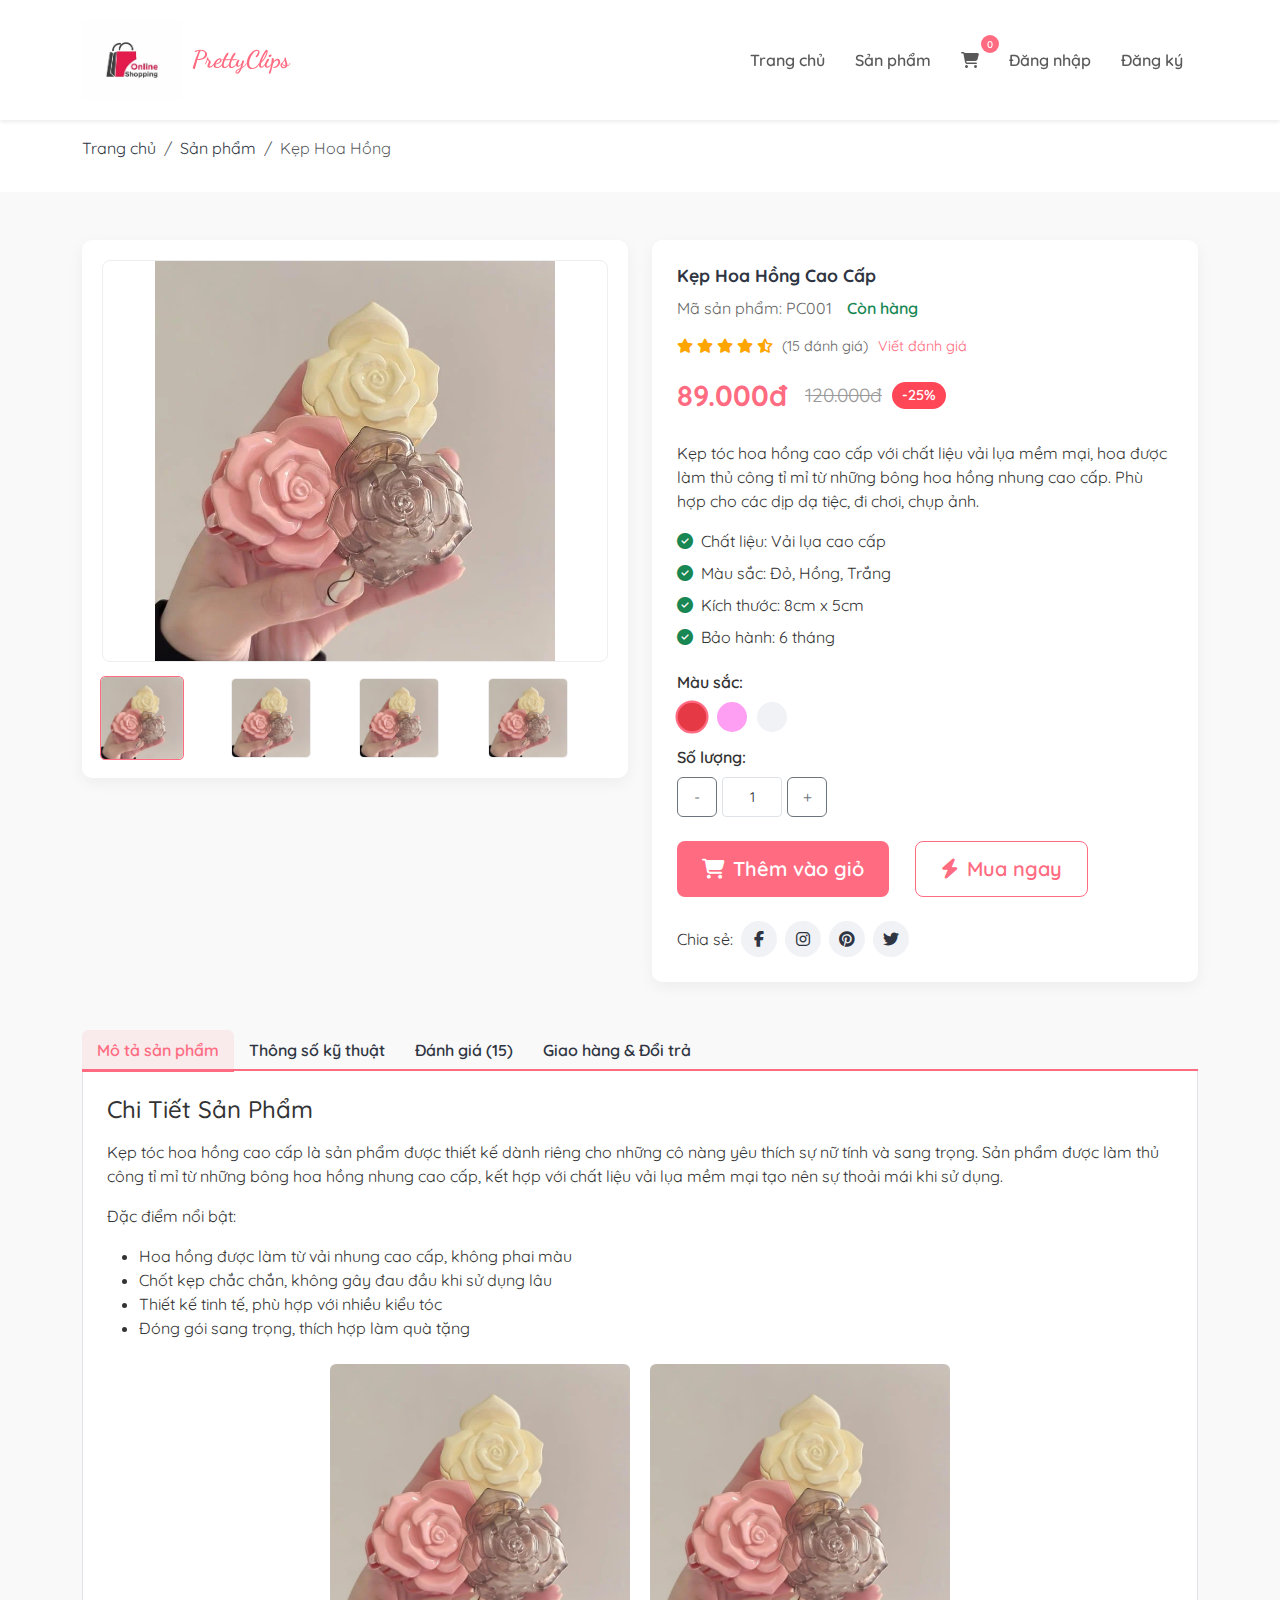
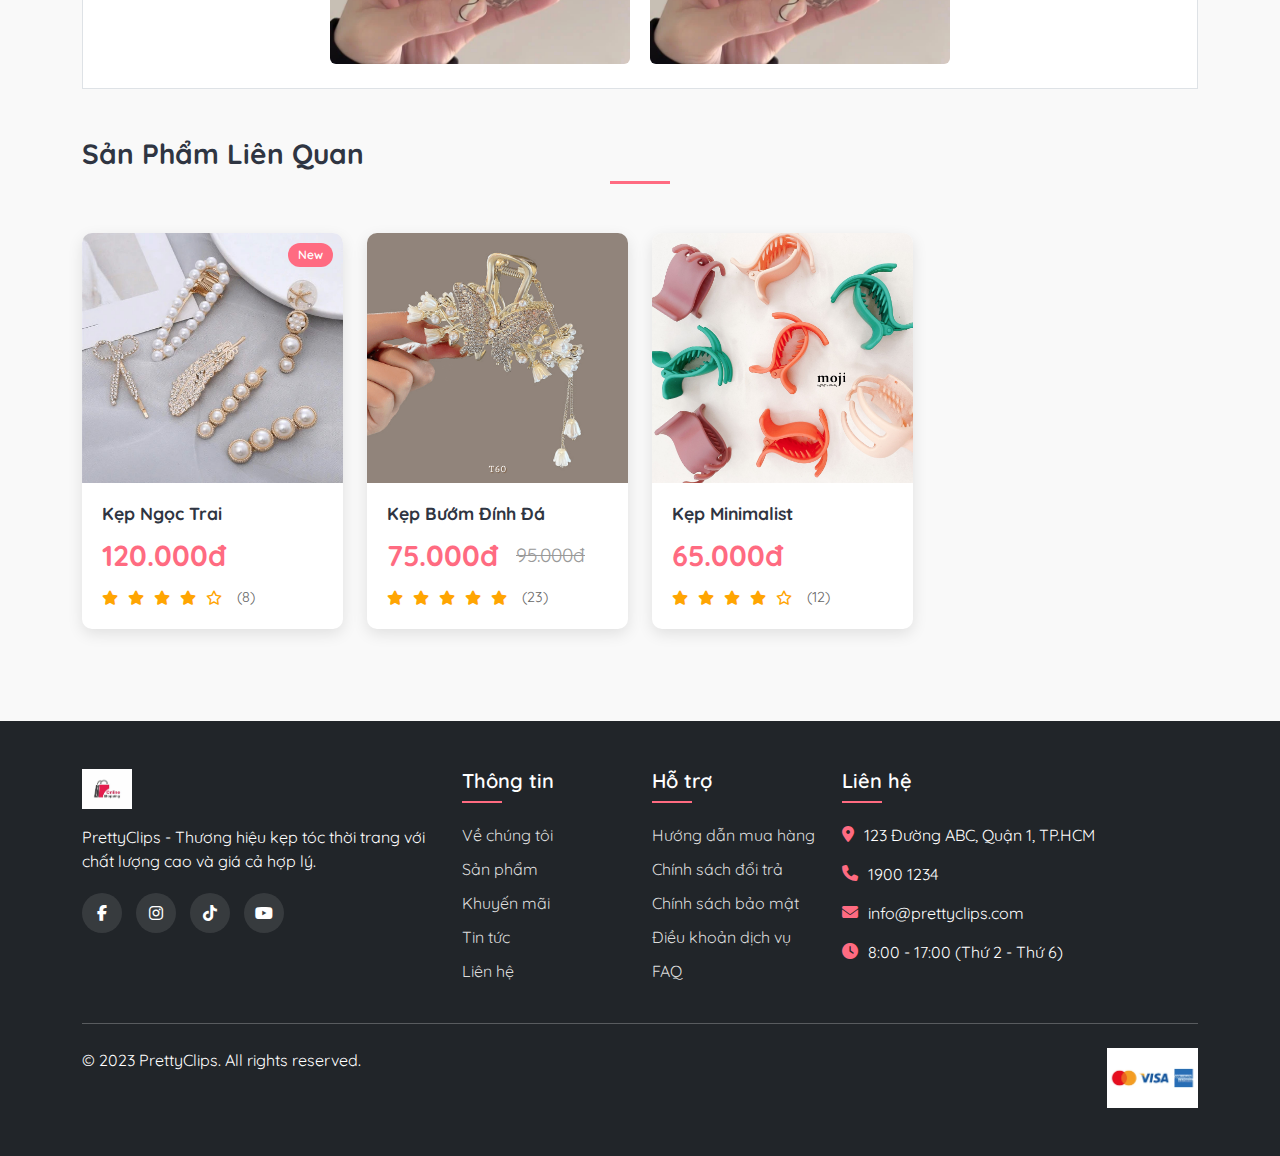
<file: WebShopFE/product-detail.html>
<!DOCTYPE html>
<html lang="vi">
<head>
    <meta charset="UTF-8">
    <meta name="viewport" content="width=device-width, initial-scale=1.0">
    <title>PrettyClips - Kẹp Hoa Hồng</title>
    
    <!-- Bootstrap CSS -->
    <link href="https://cdn.jsdelivr.net/npm/bootstrap@5.3.0/dist/css/bootstrap.min.css" rel="stylesheet">
    
    <!-- Font Awesome -->
    <link rel="stylesheet" href="https://cdnjs.cloudflare.com/ajax/libs/font-awesome/6.4.0/css/all.min.css">
    
    <!-- Custom CSS -->
    <link rel="stylesheet" href="css/style.css">
    <link rel="stylesheet" href="css/product-detail.css">
    
    <!-- Google Fonts -->
    <link href="https://fonts.googleapis.com/css2?family=Quicksand:wght@400;500;600;700&family=Dancing+Script:wght@700&display=swap" rel="stylesheet">
</head>
<body>
    <!-- Header (Giống các trang khác) -->
    <header class="sticky-top">
        <nav class="navbar navbar-expand-lg navbar-light bg-white shadow-sm">
            <div class="container">
                <a class="navbar-brand" href="index.html">
                    <img src="images/logo.jpg" alt="PrettyClips Logo" height="80">
                    <span class="brand-name">PrettyClips</span>
                </a>
                
                <button class="navbar-toggler" type="button" data-bs-toggle="collapse" data-bs-target="#navbarNav">
                    <span class="navbar-toggler-icon"></span>
                </button>
                
                <div class="collapse navbar-collapse" id="navbarNav">
                    <ul class="navbar-nav ms-auto">
                        <li class="nav-item">
                            <a class="nav-link" href="index.html">Trang chủ</a>
                        </li>
                        <li class="nav-item">
                            <a class="nav-link" href="products.html">Sản phẩm</a>
                        </li>
                        <li class="nav-item">
                            <a class="nav-link" href="cart.html">
                                <i class="fas fa-shopping-cart"></i>
                                <span class="cart-count">0</span>
                            </a>
                        </li>
                        <li class="nav-item">
                            <a class="nav-link" href="login.html">Đăng nhập</a>
                        </li>
                        <li class="nav-item">
                            <a class="nav-link" href="register.html">Đăng ký</a>
                        </li>
                    </ul>
                </div>
            </div>
        </nav>
    </header>

    <!-- Breadcrumb -->
    <section class="breadcrumb-section py-3">
        <div class="container">
            <nav aria-label="breadcrumb">
                <ol class="breadcrumb">
                    <li class="breadcrumb-item"><a href="index.html">Trang chủ</a></li>
                    <li class="breadcrumb-item"><a href="products.html">Sản phẩm</a></li>
                    <li class="breadcrumb-item active" aria-current="page">Kẹp Hoa Hồng</li>
                </ol>
            </nav>
        </div>
    </section>

    <!-- Product Detail Section -->
    <section class="product-detail-section py-5">
        <div class="container">
            <div class="row">
                <!-- Product Images -->
                <div class="col-lg-6">
                    <div class="product-gallery">
                        <!-- Main Image -->
                        <div class="main-image mb-3">
                            <img src="images/products/product1.jpg" class="img-fluid" alt="Kẹp Hoa Hồng" id="main-image">
                        </div>
                        
                        <!-- Thumbnails -->
                        <div class="thumbnails">
                            <div class="row g-2">
                                <div class="col-3">
                                    <img src="images/products/product1.jpg" class="img-fluid thumbnail active" alt="Kẹp Hoa Hồng - Góc 1" data-large="images/products/product1-large.jpg">
                                </div>
                                <div class="col-3">
                                    <img src="images/products/product1.jpg" class="img-fluid thumbnail" alt="Kẹp Hoa Hồng - Góc 2" data-large="images/products/product1-large2.jpg">
                                </div>
                                <div class="col-3">
                                    <img src="images/products/product1.jpg" class="img-fluid thumbnail" alt="Kẹp Hoa Hồng - Góc 3" data-large="images/products/product1-large3.jpg">
                                </div>
                                <div class="col-3">
                                    <img src="images/products/product1.jpg" class="img-fluid thumbnail" alt="Kẹp Hoa Hồng - Góc 4" data-large="images/products/product1-large4.jpg">
                                </div>
                            </div>
                        </div>
                    </div>
                </div>
                
                <!-- Product Info -->
                <div class="col-lg-6">
                    <div class="product-info">
                        <h1 class="product-title">Kẹp Hoa Hồng Cao Cấp</h1>
                        
                        <div class="product-meta mb-3">
                            <span class="product-sku">Mã sản phẩm: PC001</span>
                            <span class="product-availability text-success">Còn hàng</span>
                        </div>
                        
                        <div class="product-rating mb-3">
                            <div class="stars">
                                <i class="fas fa-star"></i>
                                <i class="fas fa-star"></i>
                                <i class="fas fa-star"></i>
                                <i class="fas fa-star"></i>
                                <i class="fas fa-star-half-alt"></i>
                                <span class="rating-count">(15 đánh giá)</span>
                            </div>
                            <a href="#reviews" class="review-link">Viết đánh giá</a>
                        </div>
                        
                        <div class="product-price mb-4">
                            <span class="current-price">89.000đ</span>
                            <span class="original-price">120.000đ</span>
                            <span class="discount-badge">-25%</span>
                        </div>
                        
                        <div class="product-description mb-4">
                            <p>Kẹp tóc hoa hồng cao cấp với chất liệu vải lụa mềm mại, hoa được làm thủ công tỉ mỉ từ những bông hoa hồng nhung cao cấp. Phù hợp cho các dịp dạ tiệc, đi chơi, chụp ảnh.</p>
                            <ul class="features-list">
                                <li><i class="fas fa-check-circle text-success me-2"></i>Chất liệu: Vải lụa cao cấp</li>
                                <li><i class="fas fa-check-circle text-success me-2"></i>Màu sắc: Đỏ, Hồng, Trắng</li>
                                <li><i class="fas fa-check-circle text-success me-2"></i>Kích thước: 8cm x 5cm</li>
                                <li><i class="fas fa-check-circle text-success me-2"></i>Bảo hành: 6 tháng</li>
                            </ul>
                        </div>
                        
                        <div class="product-variants mb-4">
                            <div class="variant-option mb-3">
                                <h5 class="option-title">Màu sắc:</h5>
                                <div class="color-options">
                                    <div class="color-option active" data-color="red" style="background-color: #e63946;" title="Đỏ"></div>
                                    <div class="color-option" data-color="pink" style="background-color: #ff9ff3;" title="Hồng"></div>
                                    <div class="color-option" data-color="white" style="background-color: #f1f2f6;" title="Trắng"></div>
                                </div>
                            </div>
                            
                            <div class="variant-option mb-4">
                                <h5 class="option-title">Số lượng:</h5>
                                <div class="quantity-selector d-flex align-items-center">
                                    <button class="btn btn-outline-secondary decrease-qty">-</button>
                                    <input type="text" class="form-control form-control-sm text-center qty-input" value="1">
                                    <button class="btn btn-outline-secondary increase-qty">+</button>
                                </div>
                            </div>
                        </div>
                        
                        <div class="product-actions">
                            <button class="btn btn-primary btn-lg me-3 add-to-cart">
                                <i class="fas fa-shopping-cart me-2"></i>Thêm vào giỏ
                            </button>
                            <button class="btn btn-outline-primary btn-lg buy-now">
                                <i class="fas fa-bolt me-2"></i>Mua ngay
                            </button>
                        </div>
                        
                        <div class="product-share mt-4">
                            <span class="me-2">Chia sẻ:</span>
                            <a href="#" class="social-share"><i class="fab fa-facebook-f"></i></a>
                            <a href="#" class="social-share"><i class="fab fa-instagram"></i></a>
                            <a href="#" class="social-share"><i class="fab fa-pinterest"></i></a>
                            <a href="#" class="social-share"><i class="fab fa-twitter"></i></a>
                        </div>
                    </div>
                </div>
            </div>
            
            <!-- Product Tabs -->
            <div class="row mt-5">
                <div class="col-12">
                    <div class="product-tabs">
                        <ul class="nav nav-tabs" id="productTabs" role="tablist">
                            <li class="nav-item" role="presentation">
                                <button class="nav-link active" id="description-tab" data-bs-toggle="tab" data-bs-target="#description" type="button">Mô tả sản phẩm</button>
                            </li>
                            <li class="nav-item" role="presentation">
                                <button class="nav-link" id="specs-tab" data-bs-toggle="tab" data-bs-target="#specs" type="button">Thông số kỹ thuật</button>
                            </li>
                            <li class="nav-item" role="presentation">
                                <button class="nav-link" id="reviews-tab" data-bs-toggle="tab" data-bs-target="#reviews" type="button">Đánh giá (15)</button>
                            </li>
                            <li class="nav-item" role="presentation">
                                <button class="nav-link" id="shipping-tab" data-bs-toggle="tab" data-bs-target="#shipping" type="button">Giao hàng & Đổi trả</button>
                            </li>
                        </ul>
                        
                        <div class="tab-content p-4 border border-top-0" id="productTabsContent">
                            <!-- Description Tab -->
                            <div class="tab-pane fade show active" id="description" role="tabpanel">
                                <h4 class="mb-3">Chi Tiết Sản Phẩm</h4>
                                <p>Kẹp tóc hoa hồng cao cấp là sản phẩm được thiết kế dành riêng cho những cô nàng yêu thích sự nữ tính và sang trọng. Sản phẩm được làm thủ công tỉ mỉ từ những bông hoa hồng nhung cao cấp, kết hợp với chất liệu vải lụa mềm mại tạo nên sự thoải mái khi sử dụng.</p>
                                <p>Đặc điểm nổi bật:</p>
                                <ul>
                                    <li>Hoa hồng được làm từ vải nhung cao cấp, không phai màu</li>
                                    <li>Chốt kẹp chắc chắn, không gây đau đầu khi sử dụng lâu</li>
                                    <li>Thiết kế tinh tế, phù hợp với nhiều kiểu tóc</li>
                                    <li>Đóng gói sang trọng, thích hợp làm quà tặng</li>
                                </ul>
                                <div class="text-center mt-4">
                                    <img src="images/products/product1.jpg" class="img-fluid rounded me-3" style="max-height: 300px;">
                                    <img src="images/products/product1.jpg" class="img-fluid rounded" style="max-height: 300px;">
                                </div>
                            </div>
                            
                            <!-- Specifications Tab -->
                            <div class="tab-pane fade" id="specs" role="tabpanel">
                                <div class="table-responsive">
                                    <table class="table table-bordered">
                                        <tbody>
                                            <tr>
                                                <th width="30%">Tên sản phẩm</th>
                                                <td>Kẹp Hoa Hồng Cao Cấp</td>
                                            </tr>
                                            <tr>
                                                <th>Mã sản phẩm</th>
                                                <td>PC001</td>
                                            </tr>
                                            <tr>
                                                <th>Chất liệu</th>
                                                <td>Vải lụa, nhung cao cấp</td>
                                            </tr>
                                            <tr>
                                                <th>Màu sắc</th>
                                                <td>Đỏ, Hồng, Trắng</td>
                                            </tr>
                                            <tr>
                                                <th>Kích thước</th>
                                                <td>8cm x 5cm</td>
                                            </tr>
                                            <tr>
                                                <th>Trọng lượng</th>
                                                <td>15g</td>
                                            </tr>
                                            <tr>
                                                <th>Bảo hành</th>
                                                <td>6 tháng</td>
                                            </tr>
                                            <tr>
                                                <th>Xuất xứ</th>
                                                <td>Việt Nam</td>
                                            </tr>
                                        </tbody>
                                    </table>
                                </div>
                            </div>
                            
                            <!-- Reviews Tab -->
                            <div class="tab-pane fade" id="reviews" role="tabpanel">
                                <div class="row">
                                    <div class="col-md-5">
                                        <div class="review-summary text-center p-4">
                                            <h3 class="rating-average">4.5</h3>
                                            <div class="stars mb-2">
                                                <i class="fas fa-star"></i>
                                                <i class="fas fa-star"></i>
                                                <i class="fas fa-star"></i>
                                                <i class="fas fa-star"></i>
                                                <i class="fas fa-star-half-alt"></i>
                                            </div>
                                            <p class="text-muted">Dựa trên 15 đánh giá</p>
                                            
                                            <div class="rating-bars mt-4">
                                                <div class="rating-bar mb-2">
                                                    <span class="rating-label">5 sao</span>
                                                    <div class="progress">
                                                        <div class="progress-bar" role="progressbar" style="width: 70%"></div>
                                                    </div>
                                                    <span class="rating-count">10</span>
                                                </div>
                                                <div class="rating-bar mb-2">
                                                    <span class="rating-label">4 sao</span>
                                                    <div class="progress">
                                                        <div class="progress-bar" role="progressbar" style="width: 20%"></div>
                                                    </div>
                                                    <span class="rating-count">3</span>
                                                </div>
                                                <div class="rating-bar mb-2">
                                                    <span class="rating-label">3 sao</span>
                                                    <div class="progress">
                                                        <div class="progress-bar" role="progressbar" style="width: 7%"></div>
                                                    </div>
                                                    <span class="rating-count">1</span>
                                                </div>
                                                <div class="rating-bar mb-2">
                                                    <span class="rating-label">2 sao</span>
                                                    <div class="progress">
                                                        <div class="progress-bar" role="progressbar" style="width: 0%"></div>
                                                    </div>
                                                    <span class="rating-count">0</span>
                                                </div>
                                                <div class="rating-bar mb-2">
                                                    <span class="rating-label">1 sao</span>
                                                    <div class="progress">
                                                        <div class="progress-bar" role="progressbar" style="width: 3%"></div>
                                                    </div>
                                                    <span class="rating-count">1</span>
                                                </div>
                                            </div>
                                        </div>
                                    </div>
                                    <div class="col-md-7">
                                        <div class="review-form mb-5">
                                            <h4>Viết đánh giá</h4>
                                            <form>
                                                <div class="mb-3">
                                                    <label class="form-label">Đánh giá của bạn</label>
                                                    <div class="rating-input mb-2">
                                                        <input type="radio" name="rating" id="rating-5" value="5">
                                                        <label for="rating-5"><i class="fas fa-star"></i></label>
                                                        <input type="radio" name="rating" id="rating-4" value="4">
                                                        <label for="rating-4"><i class="fas fa-star"></i></label>
                                                        <input type="radio" name="rating" id="rating-3" value="3">
                                                        <label for="rating-3"><i class="fas fa-star"></i></label>
                                                        <input type="radio" name="rating" id="rating-2" value="2">
                                                        <label for="rating-2"><i class="fas fa-star"></i></label>
                                                        <input type="radio" name="rating" id="rating-1" value="1">
                                                        <label for="rating-1"><i class="fas fa-star"></i></label>
                                                    </div>
                                                </div>
                                                <div class="mb-3">
                                                    <label for="review-name" class="form-label">Tên của bạn</label>
                                                    <input type="text" class="form-control" id="review-name">
                                                </div>
                                                <div class="mb-3">
                                                    <label for="review-text" class="form-label">Nội dung đánh giá</label>
                                                    <textarea class="form-control" id="review-text" rows="3"></textarea>
                                                </div>
                                                <button type="submit" class="btn btn-primary">Gửi đánh giá</button>
                                            </form>
                                        </div>
                                        
                                        <div class="reviews-list">
                                            <h4 class="mb-4">Đánh giá từ khách hàng</h4>
                                            
                                            <!-- Review 1 -->
                                            <div class="review-item mb-4">
                                                <div class="review-header mb-2">
                                                    <h5 class="review-author">Chị Ngọc Anh</h5>
                                                    <div class="review-rating">
                                                        <i class="fas fa-star"></i>
                                                        <i class="fas fa-star"></i>
                                                        <i class="fas fa-star"></i>
                                                        <i class="fas fa-star"></i>
                                                        <i class="fas fa-star"></i>
                                                    </div>
                                                </div>
                                                <div class="review-date text-muted mb-2">20/05/2023</div>
                                                <div class="review-content">
                                                    <p>Kẹp đẹp hơn cả hình ảnh, chất lượng tốt, giao hàng nhanh. Mình sẽ ủng hộ shop dài dài!</p>
                                                </div>
                                            </div>
                                            
                                            <!-- Review 2 -->
                                            <div class="review-item mb-4">
                                                <div class="review-header mb-2">
                                                    <h5 class="review-author">Bé Mai Anh</h5>
                                                    <div class="review-rating">
                                                        <i class="fas fa-star"></i>
                                                        <i class="fas fa-star"></i>
                                                        <i class="fas fa-star"></i>
                                                        <i class="fas fa-star"></i>
                                                        <i class="far fa-star"></i>
                                                    </div>
                                                </div>
                                                <div class="review-date text-muted mb-2">15/05/2023</div>
                                                <div class="review-content">
                                                    <p>Lần đầu mua hàng rất hài lòng. Kẹp đính đá rất chắc, không bị rơi như những chỗ khác mình từng mua.</p>
                                                </div>
                                            </div>
                                            
                                            <!-- Review 3 -->
                                            <div class="review-item">
                                                <div class="review-header mb-2">
                                                    <h5 class="review-author">Chị Hương</h5>
                                                    <div class="review-rating">
                                                        <i class="fas fa-star"></i>
                                                        <i class="fas fa-star"></i>
                                                        <i class="fas fa-star"></i>
                                                        <i class="fas fa-star-half-alt"></i>
                                                        <i class="far fa-star"></i>
                                                    </div>
                                                </div>
                                                <div class="review-date text-muted mb-2">10/05/2023</div>
                                                <div class="review-content">
                                                    <p>Mình mua làm quà tặng sinh nhật bạn, bạn rất thích. Bao bì đẹp, có cả thiệp chúc mừng nữa.</p>
                                                </div>
                                            </div>
                                        </div>
                                    </div>
                                </div>
                            </div>
                            
                            <!-- Shipping Tab -->
                            <div class="tab-pane fade" id="shipping" role="tabpanel">
                                <h4 class="mb-3">Chính sách giao hàng</h4>
                                <ul class="mb-4">
                                    <li>Giao hàng toàn quốc</li>
                                    <li>Miễn phí vận chuyển cho đơn hàng từ 300.000đ</li>
                                    <li>Thời gian giao hàng: 1-3 ngày (nội thành), 3-7 ngày (tỉnh thành khác)</li>
                                    <li>Nhận hàng và kiểm tra trước khi thanh toán</li>
                                </ul>
                                
                                <h4 class="mb-3">Chính sách đổi trả</h4>
                                <ul>
                                    <li>Đổi trả trong vòng 7 ngày nếu sản phẩm lỗi</li>
                                    <li>Hoàn tiền 100% nếu sản phẩm không đúng mô tả</li>
                                    <li>Không áp dụng đổi trả với sản phẩm đã sử dụng</li>
                                    <li>Liên hệ hotline 1900 1234 để được hỗ trợ</li>
                                </ul>
                            </div>
                        </div>
                    </div>
                </div>
            </div>
            
            <!-- Related Products -->
            <div class="row mt-5">
                <div class="col-12">
                    <h3 class="section-title mb-4">Sản Phẩm Liên Quan</h3>
                </div>
                
                <!-- Related Product 1 -->
                <div class="col-lg-3 col-md-6 mb-4">
                    <div class="product-card">
                        <div class="product-badge">New</div>
                        <div class="product-thumb">
                            <img src="images/products/product2.jpg" class="img-fluid" alt="Kẹp Ngọc Trai">
                            <div class="product-overlay">
                                <button class="btn btn-outline-light quick-view" data-id="2">Xem nhanh</button>
                                <button class="btn btn-primary add-to-cart" data-id="2">
                                    <i class="fas fa-shopping-cart"></i>
                                </button>
                            </div>
                        </div>
                        <div class="product-details">
                            <h4 class="product-title">Kẹp Ngọc Trai</h4>
                            <div class="product-price">
                                <span class="current-price">120.000đ</span>
                            </div>
                            <div class="product-rating">
                                <i class="fas fa-star"></i>
                                <i class="fas fa-star"></i>
                                <i class="fas fa-star"></i>
                                <i class="fas fa-star"></i>
                                <i class="far fa-star"></i>
                                <span>(8)</span>
                            </div>
                        </div>
                    </div>
                </div>
                
                <!-- Related Product 2 -->
                <div class="col-lg-3 col-md-6 mb-4">
                    <div class="product-card">
                        <div class="product-thumb">
                            <img src="images/products/product3.jpg" class="img-fluid" alt="Kẹp Bướm Đính Đá">
                            <div class="product-overlay">
                                <button class="btn btn-outline-light quick-view" data-id="3">Xem nhanh</button>
                                <button class="btn btn-primary add-to-cart" data-id="3">
                                    <i class="fas fa-shopping-cart"></i>
                                </button>
                            </div>
                        </div>
                        <div class="product-details">
                            <h4 class="product-title">Kẹp Bướm Đính Đá</h4>
                            <div class="product-price">
                                <span class="current-price">75.000đ</span>
                                <span class="original-price">95.000đ</span>
                            </div>
                            <div class="product-rating">
                                <i class="fas fa-star"></i>
                                <i class="fas fa-star"></i>
                                <i class="fas fa-star"></i>
                                <i class="fas fa-star"></i>
                                <i class="fas fa-star"></i>
                                <span>(23)</span>
                            </div>
                        </div>
                    </div>
                </div>
                
                <!-- Related Product 3 -->
                <div class="col-lg-3 col-md-6 mb-4">
                    <div class="product-card">
                        <div class="product-thumb">
                            <img src="images/products/product4.jpg" class="img-fluid" alt="Kẹp Minimalist">
                            <div class="product-overlay">
                                <button class="btn btn-outline-light quick-view" data-id="4">Xem nhanh</button>
                                <button class="btn btn-primary add-to-cart" data-id="4">
                                    <i class="fas fa-shopping-cart"></i>
                                </button>
                            </div>
                        </div>
                        <div class="product-details">
                            <h4 class="product-title">Kẹp Minimalist</h4>
                            <div class="product-price">
                                <span class="current-price">65.000đ</span>
                            </div>
                            <div class="product-rating">
                                <i class="fas fa-star"></i>
                                <i class="fas fa-star"></i>
                                <i class="fas fa-star"></i>
                                <i class="fas fa-star"></i>
                                <i class="far fa-star"></i>
                                <span>(12)</span>
                            </div>
                        </div>
                    </div>
                </div>
            </div>
        </div>
    </section>

    <footer class="footer-section py-5 bg-dark text-white">
        <div class="container">
            <div class="row">
                <div class="col-lg-4 mb-4 mb-lg-0">
                    <img src="images/logo.jpg" alt="PrettyClips Logo" height="40">
                    <p class="mt-3">PrettyClips - Thương hiệu kẹp tóc thời trang với chất lượng cao và giá cả hợp lý.
                    </p>
                    <div class="social-icons">
                        <a href="#"><i class="fab fa-facebook-f"></i></a>
                        <a href="#"><i class="fab fa-instagram"></i></a>
                        <a href="#"><i class="fab fa-tiktok"></i></a>
                        <a href="#"><i class="fab fa-youtube"></i></a>
                    </div>
                </div>

                <div class="col-lg-2 col-md-4 mb-4 mb-md-0">
                    <h5 class="footer-heading">Thông tin</h5>
                    <ul class="footer-links">
                        <li><a href="#">Về chúng tôi</a></li>
                        <li><a href="#">Sản phẩm</a></li>
                        <li><a href="#">Khuyến mãi</a></li>
                        <li><a href="#">Tin tức</a></li>
                        <li><a href="#">Liên hệ</a></li>
                    </ul>
                </div>

                <div class="col-lg-2 col-md-4 mb-4 mb-md-0">
                    <h5 class="footer-heading">Hỗ trợ</h5>
                    <ul class="footer-links">
                        <li><a href="#">Hướng dẫn mua hàng</a></li>
                        <li><a href="#">Chính sách đổi trả</a></li>
                        <li><a href="#">Chính sách bảo mật</a></li>
                        <li><a href="#">Điều khoản dịch vụ</a></li>
                        <li><a href="#">FAQ</a></li>
                    </ul>
                </div>

                <div class="col-lg-4 col-md-4">
                    <h5 class="footer-heading">Liên hệ</h5>
                    <ul class="footer-contact">
                        <li><i class="fas fa-map-marker-alt"></i> 123 Đường ABC, Quận 1, TP.HCM</li>
                        <li><i class="fas fa-phone"></i> 1900 1234</li>
                        <li><i class="fas fa-envelope"></i> info@prettyclips.com</li>
                        <li><i class="fas fa-clock"></i> 8:00 - 17:00 (Thứ 2 - Thứ 6)</li>
                    </ul>
                </div>
            </div>

            <hr class="my-4 bg-secondary">

            <div class="row">
                <div class="col-md-6 text-center text-md-start">
                    <p class="mb-0">&copy; 2023 PrettyClips. All rights reserved.</p>
                </div>
                <div class="col-md-6 text-center text-md-end">
                    <img src="images/icons/payment-methods.png" alt="Payment Methods" height="60">
                </div>
            </div>
        </div>
    </footer>

    <!-- Quick View Modal (Giống các trang khác) -->

    <!-- Bootstrap JS -->
    <script src="https://cdn.jsdelivr.net/npm/bootstrap@5.3.0/dist/js/bootstrap.bundle.min.js"></script>
    
    <!-- Custom JS -->
    <script src="js/product-detail.js"></script>
</body>
</html>
</file>
<file: WebShopFE/css/style.css>
:root {
    --primary-color: #ff6b81;
    --secondary-color: #ff4757;
    --dark-color: #2f3542;
    --light-color: #f1f2f6;
    --success-color: #2ed573;
    --warning-color: #ffa502;
    --info-color: #1e90ff;
    --danger-color: #ff4757;
}

body {
    font-family: 'Quicksand', sans-serif;
    color: #333;
    overflow-x: hidden;
}

a {
    text-decoration: none;
    color: var(--dark-color);
    transition: all 0.3s ease;
}

a:hover {
    color: var(--primary-color);
}

.btn-primary {
    background-color: var(--primary-color);
    border-color: var(--primary-color);
    padding: 10px 25px;
    font-weight: 600;
    transition: all 0.3s ease;
}

.btn-primary:hover {
    background-color: var(--secondary-color);
    border-color: var(--secondary-color);
    transform: translateY(-2px);
}

.btn-outline-primary {
    color: var(--primary-color);
    border-color: var(--primary-color);
}

.btn-outline-primary:hover {
    background-color: var(--primary-color);
    border-color: var(--primary-color);
}

.section-title {
    font-weight: 700;
    position: relative;
    margin-bottom: 15px;
    color: var(--dark-color);
}

.section-title:after {
    content: '';
    display: block;
    width: 60px;
    height: 3px;
    background: var(--primary-color);
    margin: 15px auto;
}

.section-subtitle {
    color: #666;
    margin-bottom: 30px;
}

/* Header Styles */
.navbar {
    padding: 15px 0;
    transition: all 0.3s ease;
}

.navbar.scrolled {
    padding: 10px 0;
    box-shadow: 0 2px 10px rgba(0, 0, 0, 0.1);
}

.navbar-brand {
    display: flex;
    align-items: center;
    font-weight: 700;
    font-size: 1.5rem;
}

.brand-name {
    margin-left: 10px;
    color: var(--primary-color);
    font-family: 'Dancing Script', cursive;
}

.nav-link {
    font-weight: 600;
    padding: 8px 15px !important;
    position: relative;
}

.nav-link.active {
    color: var(--primary-color) !important;
}

.nav-link.active:after {
    content: '';
    position: absolute;
    bottom: 0;
    left: 15px;
    right: 15px;
    height: 2px;
    background: var(--primary-color);
}

.cart-count {
    position: absolute;
    top: -5px;
    right: -5px;
    background: var(--primary-color);
    color: white;
    border-radius: 50%;
    width: 18px;
    height: 18px;
    font-size: 10px;
    display: flex;
    align-items: center;
    justify-content: center;
}

/* Hero Section */
.hero-section {
    background: url('../images/shopgb.jpg') no-repeat center center;
    background-size: cover;
    height: 80vh;
    position: relative;
    display: flex;
    align-items: center;
    color: white;
}

.hero-overlay {
    position: absolute;
    top: 0;
    left: 0;
    right: 0;
    bottom: 0;
    background: rgba(0, 0, 0, 0.4);
}

.hero-title {
    font-size: 3.5rem;
    font-weight: 700;
    margin-bottom: 20px;
    text-shadow: 2px 2px 4px rgba(0, 0, 0, 0.5);
    font-family: 'Dancing Script', cursive;
}

.hero-subtitle {
    font-size: 1.5rem;
    margin-bottom: 20px;
    text-shadow: 1px 1px 2px rgba(0, 0, 0, 0.5);
}

/* Features Section */
.feature-item {
    padding: 30px 15px;
    transition: all 0.3s ease;
}

.feature-item:hover {
    transform: translateY(-10px);
}

.feature-icon {
    width: 80px;
    height: 80px;
    background: var(--primary-color);
    color: white;
    border-radius: 50%;
    display: flex;
    align-items: center;
    justify-content: center;
    margin: 0 auto 20px;
    font-size: 30px;
    transition: all 0.3s ease;
}

.feature-item:hover .feature-icon {
    background: var(--secondary-color);
    transform: rotateY(180deg);
}

/* Product Card */
.product-card {
    background: white;
    border-radius: 10px;
    overflow: hidden;
    box-shadow: 0 5px 15px rgba(0, 0, 0, 0.1);
    transition: all 0.3s ease;
    position: relative;
    margin-bottom: 20px;
}

.product-card:hover {
    transform: translateY(-10px);
    box-shadow: 0 15px 30px rgba(0, 0, 0, 0.2);
}

.product-badge {
    position: absolute;
    top: 10px;
    right: 10px;
    background: var(--primary-color);
    color: white;
    padding: 3px 10px;
    border-radius: 20px;
    font-size: 12px;
    font-weight: 600;
    z-index: 1;
}

.product-thumb {
    position: relative;
    overflow: hidden;
}

.product-thumb img {
    transition: all 0.5s ease;
    width: 100%;
    height: 250px;
    object-fit: cover;
}

.product-card:hover .product-thumb img {
    transform: scale(1.1);
}

.product-overlay {
    position: absolute;
    top: 0;
    left: 0;
    right: 0;
    bottom: 0;
    background: rgba(0, 0, 0, 0.5);
    display: flex;
    align-items: center;
    justify-content: center;
    opacity: 0;
    transition: all 0.3s ease;
    flex-direction: column; 
    gap: 10px; 
}
.product-overlay button {
    width: 150px; 
    margin: 0;
    padding: 8px 0; 
    text-align: center;
}
.quick-view {
    background: rgba(255, 255, 255, 0.9); 
    color: var(--dark-color);
    border: none;
}

.add-to-cart {
    background: var(--primary-color);
    color: white;
    border: none;
}
.product-overlay button:hover {
    transform: translateY(-3px);
    box-shadow: 0 5px 15px rgba(0, 0, 0, 0.2);
}
.product-card:hover .product-overlay {
    opacity: 1;
}

.product-details {
    padding: 20px;
}

.product-title {
    font-size: 1.1rem;
    font-weight: 600;
    margin-bottom: 10px;
    white-space: nowrap;
    overflow: hidden;
    text-overflow: ellipsis;
}

.product-price {
    margin-bottom: 10px;
}

.current-price {
    font-size: 1.2rem;
    font-weight: 700;
    color: var(--primary-color);
}

.original-price {
    font-size: 0.9rem;
    text-decoration: line-through;
    color: #999;
    margin-left: 8px;
}

.product-rating {
    color: var(--warning-color);
    font-size: 0.9rem;
}

.product-rating span {
    color: #666;
    margin-left: 5px;
}

/* Testimonials */
.testimonial-card {
    background: white;
    padding: 30px;
    border-radius: 10px;
    box-shadow: 0 5px 15px rgba(0, 0, 0, 0.05);
    height: 100%;
}

.testimonial-rating {
    color: var(--warning-color);
    margin-bottom: 15px;
}

.testimonial-text {
    font-style: italic;
    margin-bottom: 20px;
}

.testimonial-author {
    display: flex;
    align-items: center;
}

.testimonial-author img {
    width: 60px;
    height: 60px;
    border-radius: 50%;
    object-fit: cover;
    margin-right: 15px;
}

.testimonial-author h5 {
    margin-bottom: 5px;
    font-weight: 600;
}

.testimonial-author p {
    margin: 0;
    color: #666;
    font-size: 0.9rem;
}

/* Newsletter */
.newsletter-section {
    background: linear-gradient(135deg, var(--primary-color), var(--secondary-color));
}

.newsletter-title {
    font-weight: 700;
    margin-bottom: 10px;
}

.newsletter-subtitle {
    opacity: 0.9;
}

.newsletter-form .form-control {
    height: 50px;
    border: none;
    border-radius: 0;
}

.newsletter-form .btn {
    height: 50px;
    border-radius: 0;
    padding: 0 25px;
    font-weight: 600;
}

/* Footer */
.footer-section {
    background: var(--dark-color);
}

.footer-heading {
    font-weight: 600;
    margin-bottom: 20px;
    position: relative;
    padding-bottom: 10px;
}

.footer-heading:after {
    content: '';
    position: absolute;
    bottom: 0;
    left: 0;
    width: 40px;
    height: 2px;
    background: var(--primary-color);
}

.footer-links {
    list-style: none;
    padding: 0;
}

.footer-links li {
    margin-bottom: 10px;
}

.footer-links a {
    color: #ddd;
    transition: all 0.3s ease;
}

.footer-links a:hover {
    color: var(--primary-color);
    padding-left: 5px;
}

.footer-contact {
    list-style: none;
    padding: 0;
}

.footer-contact li {
    margin-bottom: 15px;
    display: flex;
    align-items: flex-start;
}

.footer-contact i {
    margin-right: 10px;
    color: var(--primary-color);
    margin-top: 3px;
}

.social-icons {
    margin-top: 20px;
}

.social-icons a {
    display: inline-flex;
    align-items: center;
    justify-content: center;
    width: 40px;
    height: 40px;
    background: rgba(255, 255, 255, 0.1);
    color: white;
    border-radius: 50%;
    margin-right: 10px;
    transition: all 0.3s ease;
}

.social-icons a:hover {
    background: var(--primary-color);
    transform: translateY(-3px);
}

/* Quick View Modal */
.quick-view-image {
    border-radius: 10px;
    box-shadow: 0 5px 15px rgba(0, 0, 0, 0.1);
}

.quick-view-title {
    font-weight: 700;
    margin-bottom: 15px;
}

.quick-view-price {
    font-size: 1.5rem;
    font-weight: 700;
    color: var(--primary-color);
}

.quick-view-rating {
    color: var(--warning-color);
}

.quick-view-description {
    margin-bottom: 20px;
    color: #666;
}

.quantity-selector {
    display: flex;
    align-items: center;
}

.quantity-selector button {
    width: 30px;
    height: 30px;
    display: flex;
    align-items: center;
    justify-content: center;
    padding: 0;
}

.qty-input {
    width: 50px;
    margin: 0 5px;
    text-align: center;
}

/* Responsive Styles */
@media (max-width: 991.98px) {
    .hero-title {
        font-size: 2.5rem;
    }
    
    .hero-subtitle {
        font-size: 1.2rem;
    }
}

@media (max-width: 767.98px) {
    .hero-section {
        height: 60vh;
    }
    
    .hero-title {
        font-size: 2rem;
    }
    
    .hero-subtitle {
        font-size: 1rem;
    }
    
    .feature-item {
        margin-bottom: 30px;
    }
}

@media (max-width: 575.98px) {
    .hero-section {
        height: 50vh;
    }
    
    .hero-title {
        font-size: 1.8rem;
    }
    
    .navbar-brand .brand-name {
        display: none;
    }
}
</file>
<file: WebShopFE/css/cart.css>
.cart-section {
    background-color: #f9f9f9;
}

.cart-title {
    font-weight: 700;
    color: var(--dark-color);
    margin-bottom: 5px;
}

.cart-subtitle {
    color: #666;
}

.cart-items {
    background: white;
    border-radius: 10px;
    padding: 20px;
    box-shadow: 0 5px 15px rgba(0, 0, 0, 0.05);
}

.cart-item {
    padding: 20px 0;
    border-bottom: 1px solid #eee;
}

.cart-item:last-child {
    border-bottom: none;
}

.product-title {
    font-size: 1.1rem;
    font-weight: 600;
    margin-bottom: 5px;
}

.product-sku {
    color: #666;
    font-size: 0.9rem;
    margin-bottom: 10px;
}

.quantity-selector {
    max-width: 120px;
}

.quantity-selector .btn {
    width: 30px;
    height: 30px;
    display: flex;
    align-items: center;
    justify-content: center;
    padding: 0;
}

.qty-input {
    width: 40px;
    margin: 0 5px;
    text-align: center;
}

.current-price {
    font-weight: 600;
    color: var(--primary-color);
}

.original-price {
    text-decoration: line-through;
    color: #999;
    font-size: 0.9rem;
    margin-left: 8px;
}

.remove-item {
    font-size: 0.8rem;
    padding: 2px 10px;
}

/* Order Summary */
.order-summary {
    background: white;
    border-radius: 10px;
    padding: 20px;
    box-shadow: 0 5px 15px rgba(0, 0, 0, 0.05);
    position: sticky;
    top: 20px;
}

.summary-title {
    font-weight: 600;
    color: var(--dark-color);
    margin-bottom: 20px;
    padding-bottom: 10px;
    border-bottom: 1px solid #eee;
}

.summary-item {
    display: flex;
    justify-content: space-between;
    margin-bottom: 10px;
    color: #555;
}

.summary-divider {
    border-top: 1px dashed #ddd;
    margin: 15px 0;
}

.summary-total {
    display: flex;
    justify-content: space-between;
    font-weight: 700;
    font-size: 1.1rem;
}

.total-price {
    color: var(--primary-color);
    font-size: 1.3rem;
}

.payment-icon {
    width: 80px;
    height: 40px;
    object-fit: contain;
    margin-right: 10px;
    margin-bottom: 5px;
    border: 1px solid #eee;
    border-radius: 3px;
    padding: 2px;
}
.payment-icon:hover{
    cursor: pointer;
}

.btn-checkout {
    padding: 12px;
    font-weight: 600;
    transition: all 0.3s ease;
}

.btn-checkout:hover {
    transform: translateY(-2px);
    box-shadow: 0 5px 15px rgba(255, 107, 129, 0.3);
}

@media (max-width: 767.98px) {
    .cart-item .row > div {
        margin-bottom: 15px;
    }
    
    .cart-item .text-end {
        text-align: left !important;
    }
}
</file>
<file: WebShopFE/css/checkout.css>
.checkout-section {
    background-color: #f9f9f9;
}

.checkout-steps {
    background: white;
    border-radius: 10px;
    box-shadow: 0 5px 15px rgba(0, 0, 0, 0.05);
    overflow: hidden;
}

.checkout-step {
    padding: 25px;
}

.step-header {
    display: flex;
    align-items: center;
    margin-bottom: 25px;
}

.step-number {
    width: 30px;
    height: 30px;
    background: var(--primary-color);
    color: white;
    border-radius: 50%;
    display: flex;
    align-items: center;
    justify-content: center;
    margin-right: 15px;
    font-weight: 600;
}

.step-title {
    font-weight: 600;
    margin-bottom: 0;
    color: var(--dark-color);
}

.payment-methods {
    border: 1px solid #eee;
    border-radius: 8px;
    overflow: hidden;
}

.payment-method {
    border-bottom: 1px solid #eee;
}

.payment-method:last-child {
    border-bottom: none;
}

.payment-input {
    display: none;
}

.payment-input:checked + .payment-label {
    background-color: rgba(255, 107, 129, 0.1);
    border-left: 3px solid var(--primary-color);
}

.payment-label {
    display: flex;
    align-items: center;
    padding: 15px;
    cursor: pointer;
    transition: all 0.3s ease;
}

.payment-label:hover {
    background-color: #f9f9f9;
}

.payment-icon {
    width: 40px;
    height: 40px;
    background: #f1f2f6;
    border-radius: 50%;
    display: flex;
    align-items: center;
    justify-content: center;
    margin-right: 15px;
    color: var(--primary-color);
    font-size: 18px;
}

.payment-icon img {
    width: 24px;
    height: 24px;
    object-fit: contain;
}

.payment-info h5 {
    font-size: 1rem;
    margin-bottom: 5px;
}

.payment-info p {
    color: #666;
    font-size: 0.9rem;
    margin-bottom: 0;
}

.credit-card-form {
    background: #f9f9f9;
    padding: 20px;
    border-radius: 8px;
}

.order-summary-sidebar {
    background: white;
    border-radius: 10px;
    padding: 25px;
    box-shadow: 0 5px 15px rgba(0, 0, 0, 0.05);
    position: sticky;
    top: 20px;
}

.summary-title {
    font-weight: 600;
    color: var(--dark-color);
    margin-bottom: 20px;
    padding-bottom: 10px;
    border-bottom: 1px solid #eee;
}

.order-products {
    margin-bottom: 20px;
}

.product-item {
    display: flex;
    margin-bottom: 15px;
    padding-bottom: 15px;
    border-bottom: 1px dashed #eee;
}

.product-item:last-child {
    border-bottom: none;
    margin-bottom: 0;
    padding-bottom: 0;
}

.product-image {
    width: 60px;
    height: 60px;
    border-radius: 8px;
    overflow: hidden;
    margin-right: 15px;
    flex-shrink: 0;
}

.product-image img {
    width: 100%;
    height: 100%;
    object-fit: cover;
}

.product-info {
    flex-grow: 1;
}

.product-name {
    font-size: 1rem;
    font-weight: 600;
    margin-bottom: 5px;
}

.product-quantity {
    color: #666;
    font-size: 0.9rem;
    margin-bottom: 0;
}

.product-price {
    font-weight: 600;
    color: var(--dark-color);
    min-width: 80px;
    text-align: right;
}

.summary-divider {
    border-top: 1px dashed #ddd;
    margin: 15px 0;
}

.summary-item {
    display: flex;
    justify-content: space-between;
    margin-bottom: 10px;
    color: #555;
}

.summary-total {
    display: flex;
    justify-content: space-between;
    font-weight: 700;
    font-size: 1.1rem;
    margin-top: 15px;
}

.total-price {
    color: var(--primary-color);
    font-size: 1.3rem;
}

.success-icon {
    font-size: 60px;
    color: var(--success-color);
}

/* Responsive */
@media (max-width: 991.98px) {
    .order-summary-sidebar {
        margin-top: 30px;
    }
}

@media (max-width: 767.98px) {
    .checkout-step {
        padding: 20px;
    }
    
    .payment-label {
        padding: 12px;
    }
    
    .payment-icon {
        margin-right: 10px;
    }
}
</file>
<file: WebShopFE/css/auth.css>
/* Auth Section Styles */
.auth-section {
    background-color: #f9f9f9;
    min-height: calc(100vh - 150px);
    display: flex;
    align-items: center;
}

.auth-card {
    background: white;
    padding: 30px;
    border-radius: 10px;
    box-shadow: 0 5px 30px rgba(0, 0, 0, 0.1);
}

.auth-title {
    font-weight: 700;
    color: var(--dark-color);
    margin-bottom: 10px;
    text-align: center;
}

.auth-subtitle {
    color: #666;
    margin-bottom: 30px;
    text-align: center;
}

.auth-form .form-label {
    font-weight: 600;
    margin-bottom: 8px;
}

.auth-form .input-group-text {
    background: #f8f9fa;
    color: var(--primary-color);
}

.auth-form .form-control {
    padding: 12px 15px;
}

.auth-form .form-control:focus {
    border-color: var(--primary-color);
    box-shadow: 0 0 0 0.25rem rgba(255, 107, 129, 0.25);
}

.forgot-password {
    color: var(--primary-color);
    font-size: 0.9rem;
}

.forgot-password:hover {
    text-decoration: underline;
}

.auth-divider {
    display: flex;
    align-items: center;
    margin: 25px 0;
    color: #999;
}

.auth-divider::before,
.auth-divider::after {
    content: "";
    flex: 1;
    border-bottom: 1px solid #eee;
}

.auth-divider::before {
    margin-right: 10px;
}

.auth-divider::after {
    margin-left: 10px;
}

.social-login {
    display: flex;
    gap: 10px;
}

.social-login .btn {
    flex: 1;
    padding: 10px;
}

.password-strength .progress {
    height: 5px;
    margin-bottom: 5px;
}

.password-strength .progress-bar {
    background-color: #dc3545; /* Red for weak */
    transition: all 0.3s ease;
}

.password-strength .strength-text {
    font-weight: 600;
}

/* Responsive */
@media (max-width: 575.98px) {
    .auth-card {
        padding: 20px;
    }
    
    .social-login {
        flex-direction: column;
    }
}
</file>
<file: WebShopFE/css/product-detail.css>
/* Product Detail Page Styles */
.product-detail-section {
    background-color: #f9f9f9;
}

.product-gallery {
    background: white;
    padding: 20px;
    border-radius: 10px;
    box-shadow: 0 5px 15px rgba(0, 0, 0, 0.05);
}

.main-image {
    border: 1px solid #eee;
    border-radius: 8px;
    overflow: hidden;
    text-align: center;
}

.main-image img {
    max-height: 400px;
    width: auto;
    object-fit: contain;
}

.thumbnail {
    border: 1px solid #eee;
    border-radius: 5px;
    cursor: pointer;
    transition: all 0.3s ease;
    height: 80px;
    object-fit: cover;
}

.thumbnail:hover,
.thumbnail.active {
    border-color: var(--primary-color);
    transform: scale(1.05);
}

.product-info {
    background: white;
    padding: 25px;
    border-radius: 10px;
    box-shadow: 0 5px 15px rgba(0, 0, 0, 0.05);
}

.product-title {
    font-weight: 700;
    color: var(--dark-color);
    margin-bottom: 10px;
}

.product-meta {
    display: flex;
    gap: 15px;
}

.product-sku {
    color: #666;
}

.product-availability {
    font-weight: 600;
}

.product-rating {
    display: flex;
    align-items: center;
    gap: 10px;
}

.stars {
    color: var(--warning-color);
}

.review-link {
    color: var(--primary-color);
    font-size: 0.9rem;
}

.review-link:hover {
    text-decoration: underline;
}

.product-price {
    display: flex;
    align-items: center;
    gap: 10px;
}

.current-price {
    font-size: 1.8rem;
    font-weight: 700;
    color: var(--primary-color);
}

.original-price {
    font-size: 1.2rem;
    text-decoration: line-through;
    color: #999;
}

.discount-badge {
    background: var(--danger-color);
    color: white;
    padding: 3px 10px;
    border-radius: 20px;
    font-size: 0.9rem;
    font-weight: 600;
}

.features-list {
    list-style: none;
    padding: 0;
}

.features-list li {
    margin-bottom: 8px;
}

.variant-option .option-title {
    font-size: 1rem;
    font-weight: 600;
    margin-bottom: 10px;
}

.color-options {
    display: flex;
    gap: 10px;
}

.color-option {
    width: 30px;
    height: 30px;
    border-radius: 50%;
    cursor: pointer;
    border: 2px solid transparent;
    transition: all 0.3s ease;
}

.color-option:hover,
.color-option.active {
    border-color: var(--primary-color);
    transform: scale(1.1);
}

.quantity-selector {
    max-width: 150px;
}

.quantity-selector .btn {
    width: 40px;
    height: 40px;
    display: flex;
    align-items: center;
    justify-content: center;
    padding: 0;
}

.qty-input {
    width: 60px;
    margin: 0 5px;
    text-align: center;
    height: 40px;
}

.product-actions {
    display: flex;
    gap: 10px;
    flex-wrap: wrap;
}

.add-to-cart,
.buy-now {
    padding: 12px 25px;
    font-weight: 600;
}

.product-share {
    display: flex;
    align-items: center;
}

.social-share {
    width: 36px;
    height: 36px;
    background: #f1f2f6;
    border-radius: 50%;
    display: inline-flex;
    align-items: center;
    justify-content: center;
    margin-right: 8px;
    color: var(--dark-color);
    transition: all 0.3s ease;
}

.social-share:hover {
    background: var(--primary-color);
    color: white;
    transform: translateY(-3px);
}

/* Product Tabs */
.product-tabs .nav-tabs {
    border-bottom: 2px solid var(--primary-color);
}

.product-tabs .nav-link {
    color: var(--dark-color);
    font-weight: 600;
    border: none;
    padding: 12px 20px;
    position: relative;
}

.product-tabs .nav-link.active {
    color: var(--primary-color);
    background-color: rgba(255, 107, 129, 0.1);
}

.product-tabs .nav-link.active:after {
    content: '';
    position: absolute;
    bottom: -2px;
    left: 0;
    right: 0;
    height: 2px;
    background: var(--primary-color);
}

.tab-content {
    background: white;
}

/* Reviews */
.rating-average {
    font-size: 3rem;
    font-weight: 700;
    color: var(--dark-color);
    margin-bottom: 0;
}

.rating-bars .progress {
    height: 8px;
    width: 150px;
    margin: 0 10px;
}

.rating-bar {
    display: flex;
    align-items: center;
    margin-bottom: 10px;
}

.rating-label {
    width: 50px;
    text-align: right;
}

.rating-count {
    width: 30px;
    text-align: left;
    margin-left: 10px;
}

.review-form {
    background: #f9f9f9;
    padding: 20px;
    border-radius: 8px;
}

.rating-input {
    direction: rtl;
    unicode-bidi: bidi-override;
}

.rating-input input {
    display: none;
}

.rating-input label {
    color: #ddd;
    font-size: 1.5rem;
    padding: 0 3px;
    cursor: pointer;
}

.rating-input input:checked ~ label,
.rating-input label:hover,
.rating-input label:hover ~ label {
    color: var(--warning-color);
}

.review-item {
    padding-bottom: 15px;
    border-bottom: 1px solid #eee;
    margin-bottom: 15px;
}

.review-item:last-child {
    border-bottom: none;
    margin-bottom: 0;
}

.review-header {
    display: flex;
    align-items: center;
    gap: 15px;
}

.review-author {
    font-weight: 600;
    margin-bottom: 0;
}

.review-rating {
    color: var(--warning-color);
}

.review-date {
    font-size: 0.9rem;
}

/* Related Products */
.section-title {
    font-weight: 700;
    position: relative;
    padding-bottom: 10px;
}

.section-title:after {
    content: '';
    display: block;
    width: 60px;
    height: 3px;
    background: var(--primary-color);
    margin-top: 10px;
}

/* Responsive */
@media (max-width: 991.98px) {
    .product-actions .btn {
        flex: 1;
    }
}

@media (max-width: 767.98px) {
    .product-title {
        font-size: 1.5rem;
    }
    
    .current-price {
        font-size: 1.5rem;
    }
    
    .original-price {
        font-size: 1rem;
    }
    
    .product-actions {
        flex-direction: column;
    }
    
    .product-actions .btn {
        width: 100%;
    }
}

@media (max-width: 575.98px) {
    .product-meta {
        flex-direction: column;
        gap: 5px;
    }
    
    .product-rating {
        flex-direction: column;
        align-items: flex-start;
        gap: 5px;
    }
    
    .product-tabs .nav-link {
        padding: 8px 12px;
        font-size: 0.9rem;
    }
}
</file>
